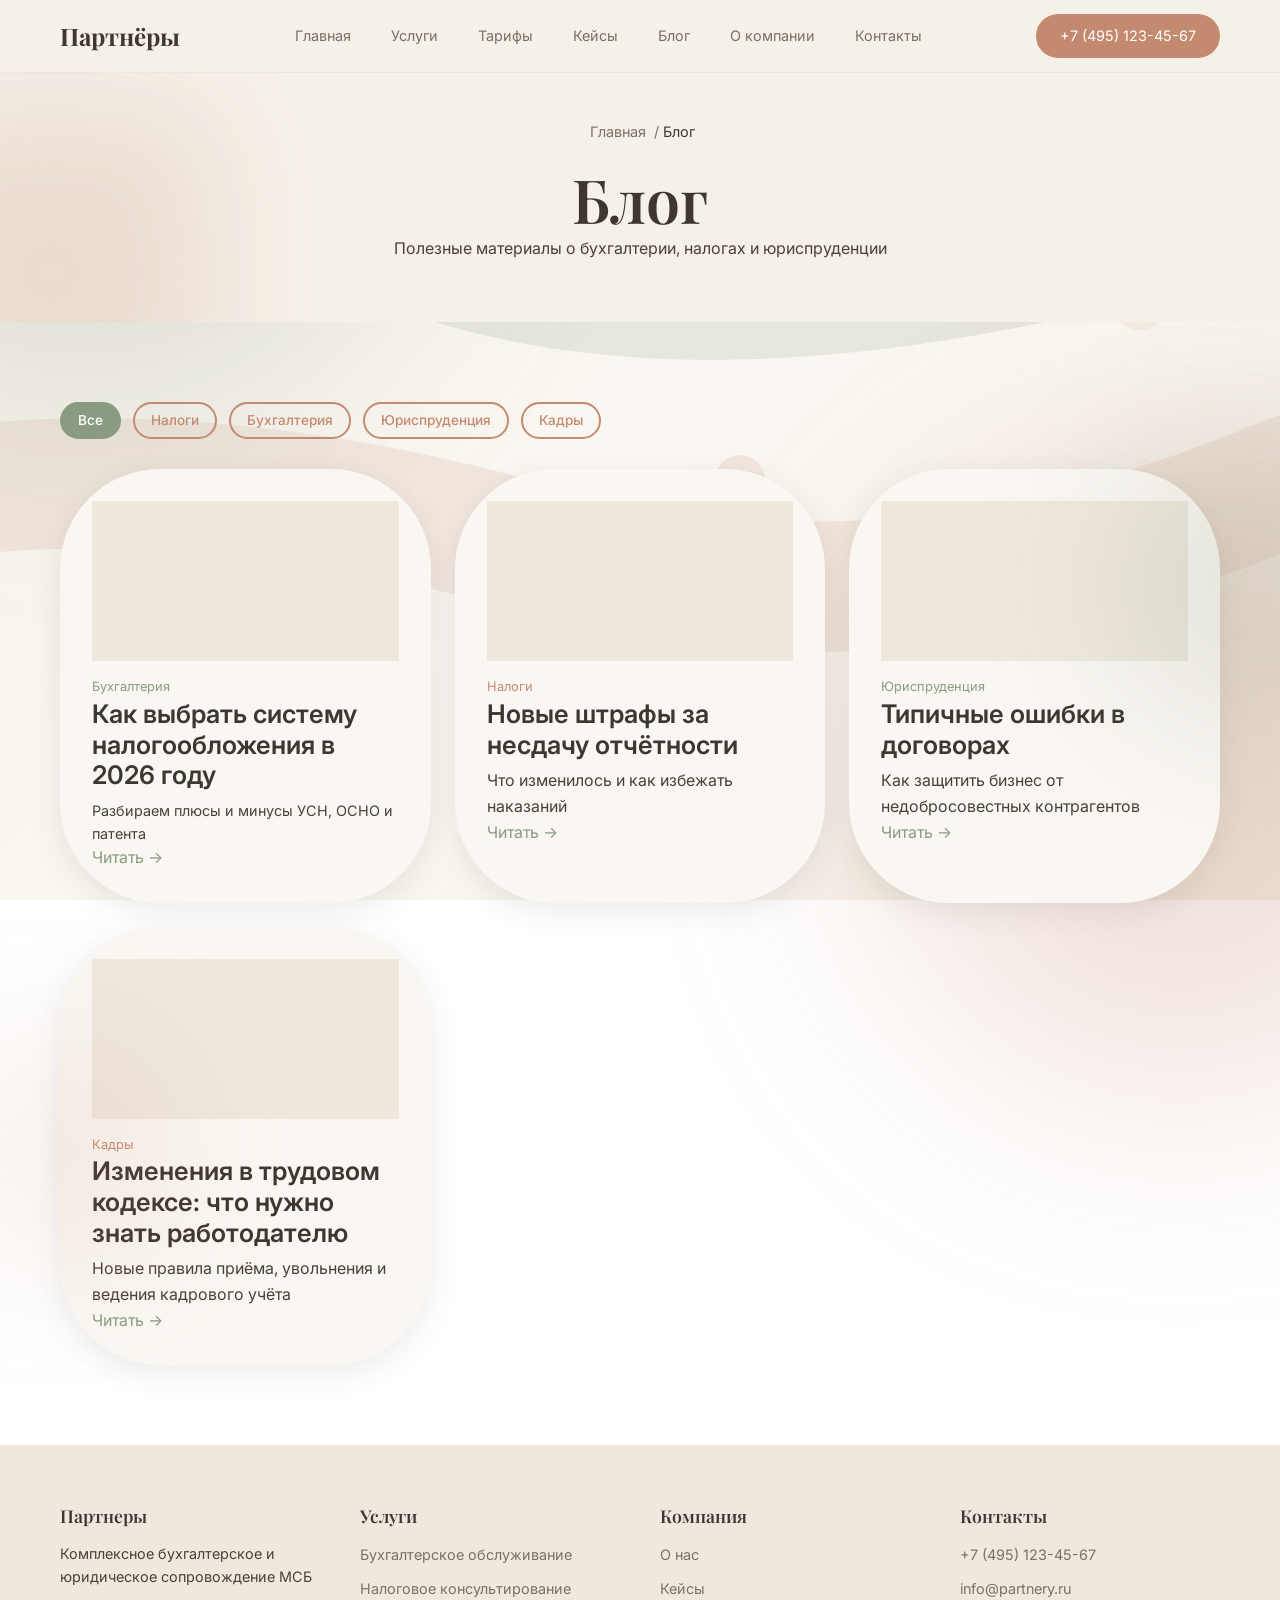
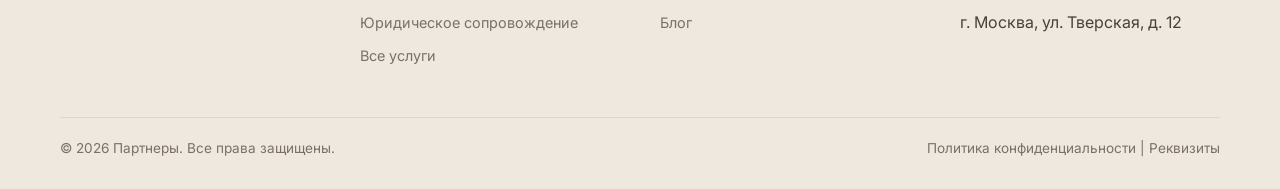
<file: blog.html>
<!DOCTYPE html>
<html lang="ru">
<head>
  <meta charset="UTF-8">
  <meta name="viewport" content="width=device-width, initial-scale=1.0">
  <title>Блог | Партнеры</title>
  <meta name="description" content="Полезные статьи о бухгалтерии, налогах и юриспруденции для МСБ.">
  <link href="style.css?v=2" rel="stylesheet">
  <link href="https://fonts.googleapis.com/css2?family=Inter:wght@400;500;600&family=Playfair+Display:wght@400;500;600;700&display=swap" rel="stylesheet">
</head>
<body>
      <header class="header">
    <div class="container">
      <a href="/" class="logo">Партнёры</a>
      <nav class="nav">
        <a href="index.html">Главная</a>
        <a href="uslugi.html">Услуги</a>
        <a href="tarify.html">Тарифы</a>
        <a href="keisy.html">Кейсы</a>
        <a href="blog.html">Блог</a>
        <a href="o-kompanii.html">О компании</a>
        <a href="kontakty.html">Контакты</a>
      </nav>
      <div class="header-actions">
        <a href="tel:+74951234567" class="btn-call">+7 (495) 123-45-67</a>
        <div class="hamburger" onclick="toggleMenu()"><span></span><span></span><span></span></div>
      </div>
    </div>
  </header>
  <main>
    <section class="page-hero">
      <div class="container">
        <div class="breadcrumbs"><a href="index.html">Главная</a> / <span>Блог</span></div>
        <h1>Блог</h1>
        <p>Полезные материалы о бухгалтерии, налогах и юриспруденции</p>
      </div>
    </section>

    <section class="section">
      <div class="container">
        <div style="display: flex; gap: 12px; flex-wrap: wrap; margin-bottom: 30px;" id="blog-filters">
          <span class="btn btn-secondary blog-filter" data-category="all" style="padding: 6px 16px; font-size: 0.85rem;">Все</span>
          <span class="btn btn-secondary blog-filter" data-category="taxes" style="padding: 6px 16px; font-size: 0.85rem;">Налоги</span>
          <span class="btn btn-secondary blog-filter" data-category="accounting" style="padding: 6px 16px; font-size: 0.85rem;">Бухгалтерия</span>
          <span class="btn btn-secondary blog-filter" data-category="law" style="padding: 6px 16px; font-size: 0.85rem;">Юриспруденция</span>
          <span class="btn btn-secondary blog-filter" data-category="hr" style="padding: 6px 16px; font-size: 0.85rem;">Кадры</span>
        </div>
        <div style="display: grid; grid-template-columns: repeat(auto-fit, minmax(280px, 1fr)); gap: 24px;" id="blog-articles">
          <div class="benefit-card blog-article" data-category="accounting">
            <div style="width: 100%; height: 160px; background: var(--bg-card); border-radius: var(--radius-sm); margin-bottom: 12px;"></div>
            <span style="font-size: 0.8rem; color: var(--accent-green);">Бухгалтерия</span>
            <h3>Как выбрать систему налогообложения в 2026 году</h3>
            <p style="font-size: 0.9rem;">Разбираем плюсы и минусы УСН, ОСНО и патента</p>
            <a href="#">Читать →</a>
          </div>
          <div class="benefit-card blog-article" data-category="taxes">
            <div style="width: 100%; height: 160px; background: var(--bg-card); border-radius: var(--radius-sm); margin-bottom: 12px;"></div>
            <span style="font-size: 0.8rem; color: var(--accent-terra);">Налоги</span>
            <h3>Новые штрафы за несдачу отчётности</h3>
            <p>Что изменилось и как избежать наказаний</p>
            <a href="#">Читать →</a>
          </div>
          <div class="benefit-card blog-article" data-category="law">
            <div style="width: 100%; height: 160px; background: var(--bg-card); border-radius: var(--radius-sm); margin-bottom: 12px;"></div>
            <span style="font-size: 0.8rem; color: var(--accent-green);">Юриспруденция</span>
            <h3>Типичные ошибки в договорах</h3>
            <p>Как защитить бизнес от недобросовестных контрагентов</p>
            <a href="#">Читать →</a>
          </div>
          <div class="benefit-card blog-article" data-category="hr">
            <div style="width: 100%; height: 160px; background: var(--bg-card); border-radius: var(--radius-sm); margin-bottom: 12px;"></div>
            <span style="font-size: 0.8rem; color: var(--accent-terra);">Кадры</span>
            <h3>Изменения в трудовом кодексе: что нужно знать работодателю</h3>
            <p>Новые правила приёма, увольнения и ведения кадрового учёта</p>
            <a href="#">Читать →</a>
          </div>
        </div>
      </div>
    </section>
  </main>
  <footer class="footer">
    <div class="container">
      <div class="footer-grid">
        <div class="footer-col">
          <h4>Партнеры</h4>
          <p style="font-size: 0.9rem;">Комплексное бухгалтерское и юридическое сопровождение МСБ</p>
        </div>
        <div class="footer-col">
          <h4>Услуги</h4>
          <ul>
            <li><a href="buhgalteria.html">Бухгалтерское обслуживание</a></li>
            <li><a href="nalogi.html">Налоговое консультирование</a></li>
            <li><a href="urisprudenciya.html">Юридическое сопровождение</a></li>
            <li><a href="uslugi.html">Все услуги</a></li>
          </ul>
        </div>
        <div class="footer-col">
          <h4>Компания</h4>
          <ul>
            <li><a href="o-kompanii.html">О нас</a></li>
            <li><a href="keisy.html">Кейсы</a></li>
            <li><a href="blog.html">Блог</a></li>
          </ul>
        </div>
        <div class="footer-col">
          <h4>Контакты</h4>
          <ul>
            <li><a href="tel:+74951234567">+7 (495) 123-45-67</a></li>
            <li><a href="mailto:info@partnery.ru">info@partnery.ru</a></li>
            <li>г. Москва, ул. Тверская, д. 12</li>
          </ul>
        </div>
      </div>
      <div class="footer-bottom">
        <span>© 2026 Партнеры. Все права защищены.</span>
        <div>
          <a href="#">Политика конфиденциальности</a> | <a href="#">Реквизиты</a>
        </div>
      </div>
    </div>
  </footer>
  <!-- МОДАЛЬНЫЕ ОКНА (удалены) -->
  <script src="script.js?v=2"></script>
</body>
</html>
</file>
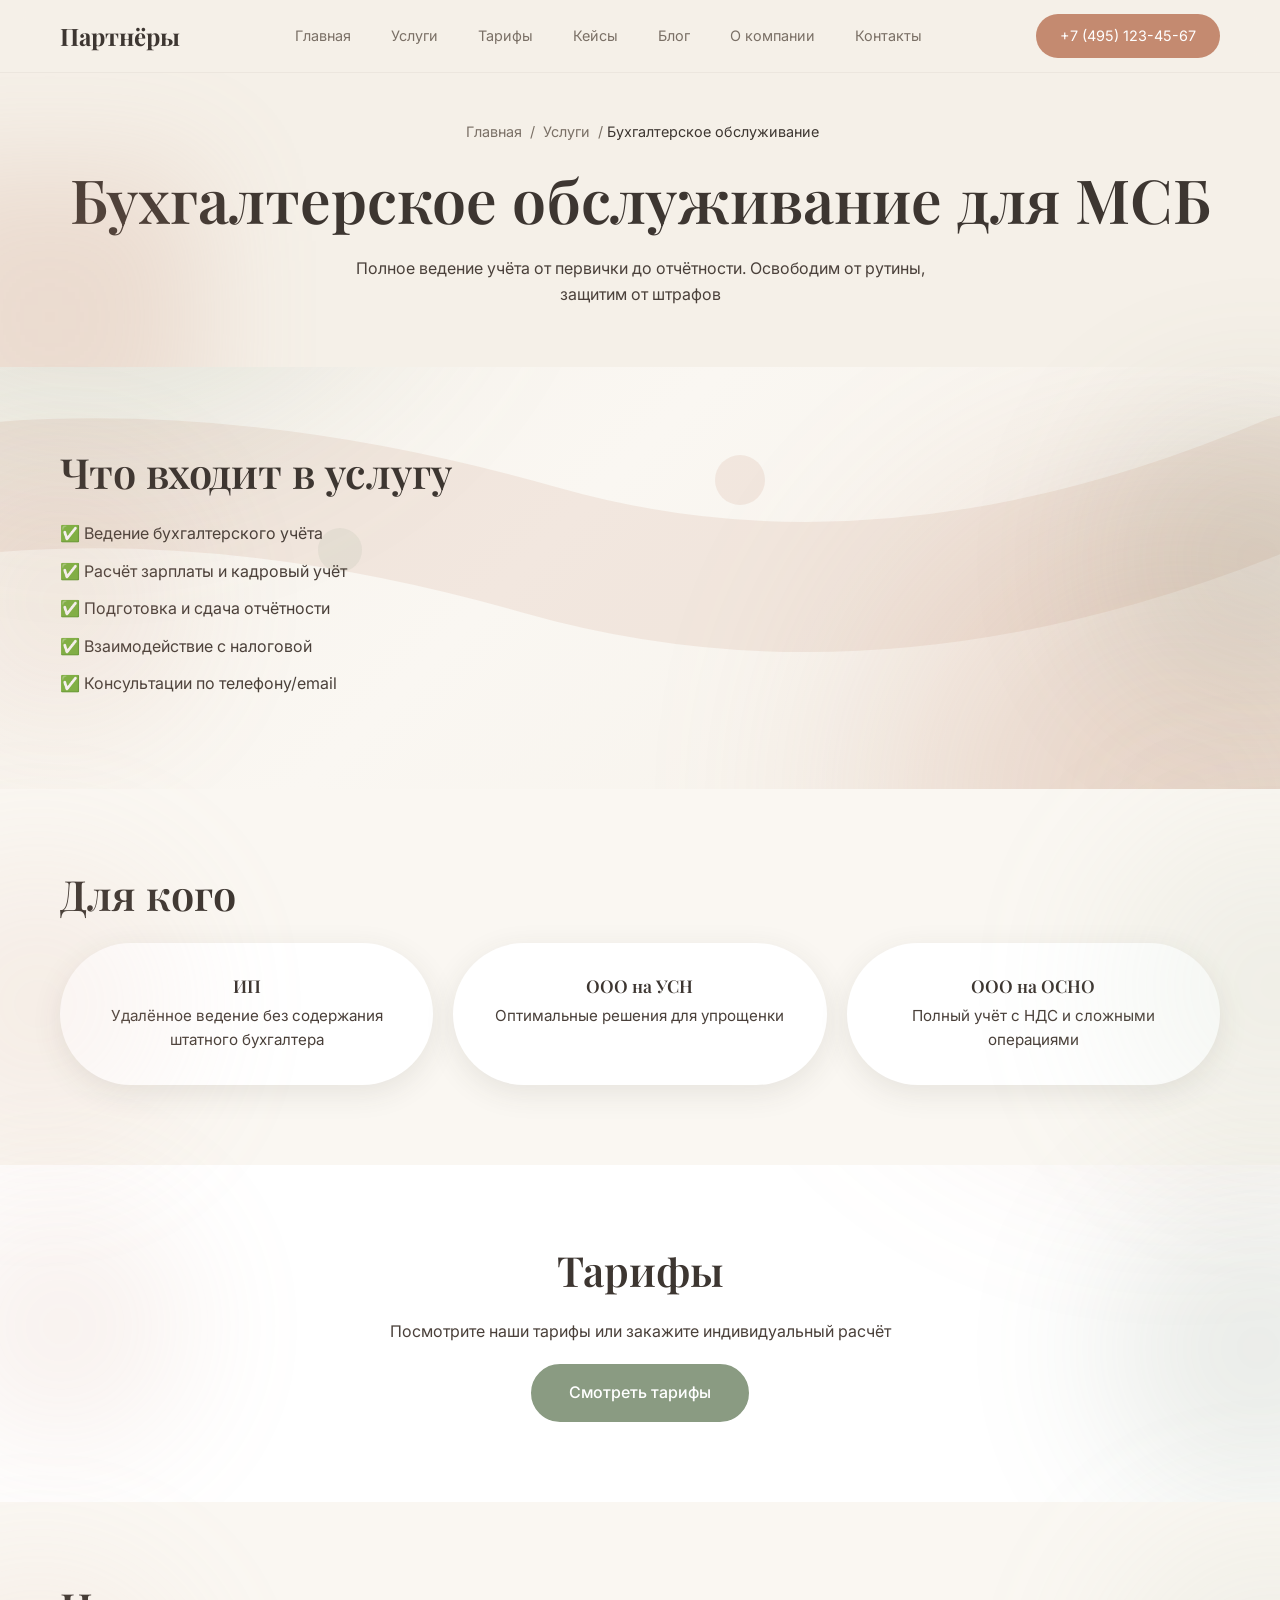
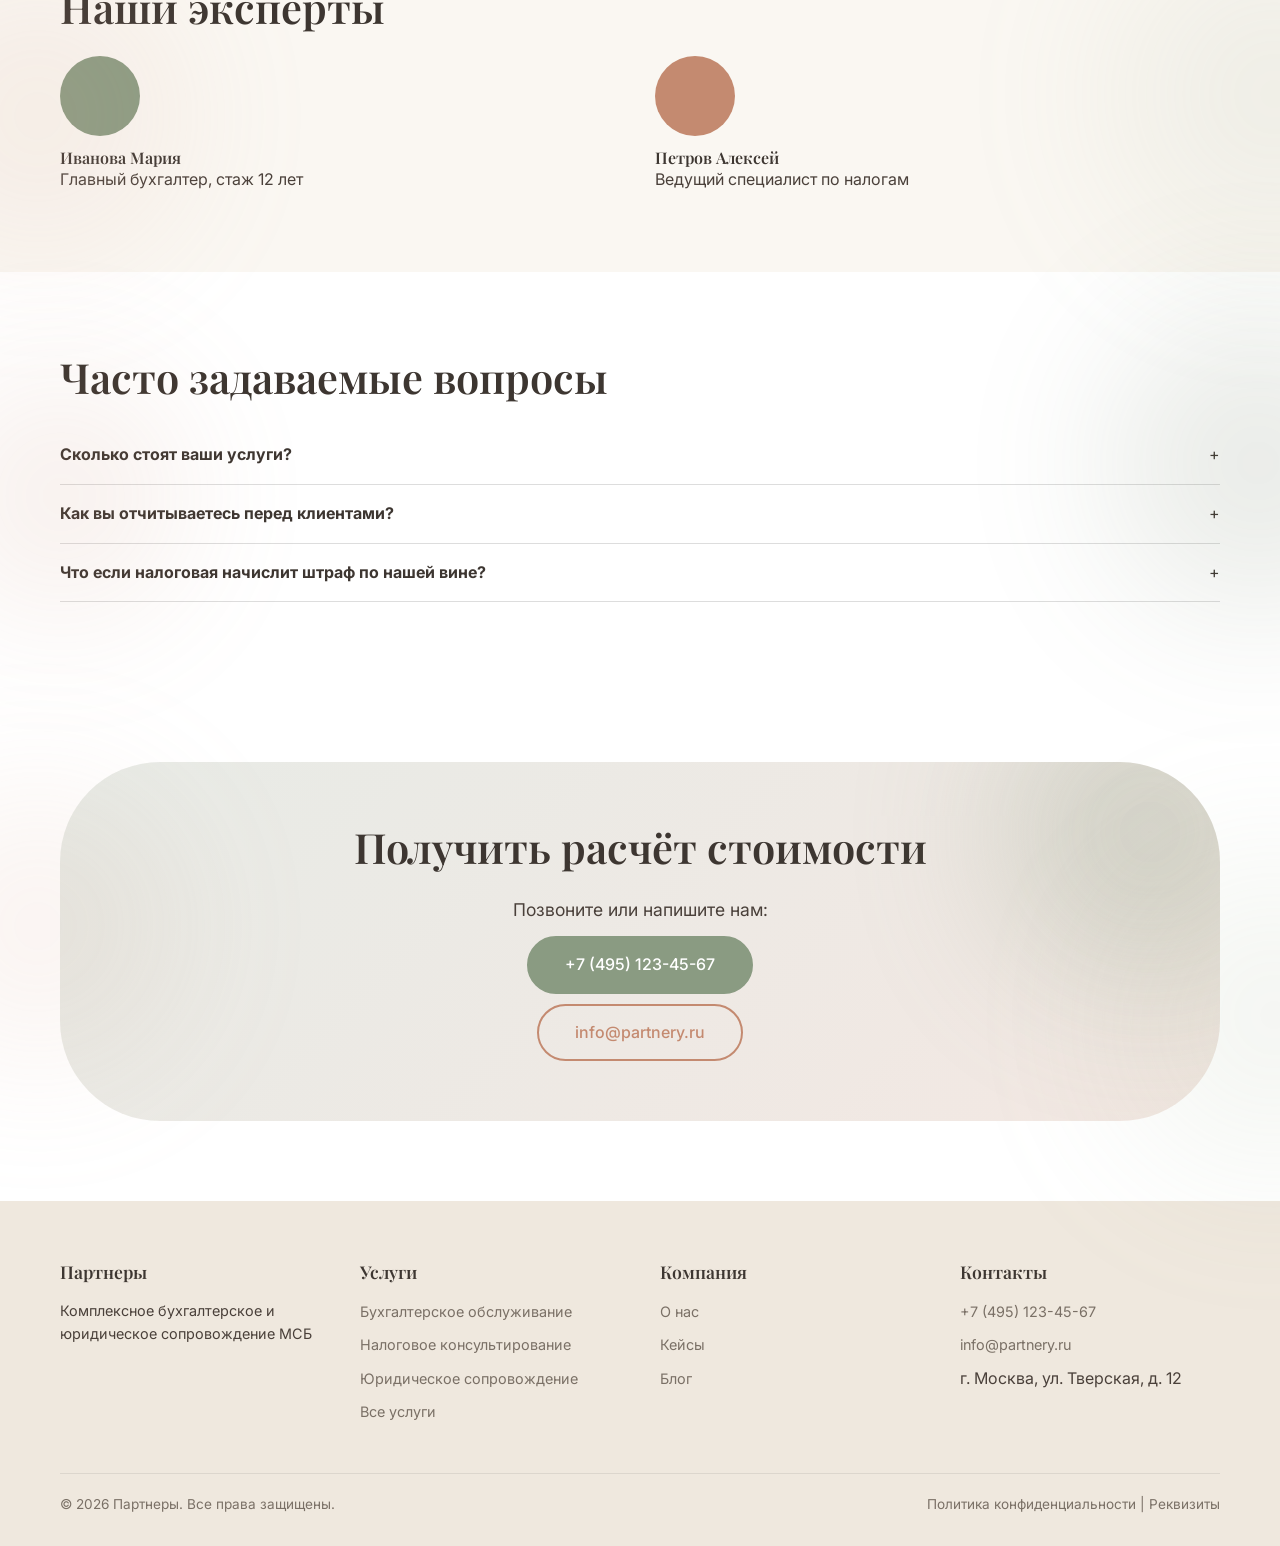
<file: buhgalteria.html>
<!DOCTYPE html>
<html lang="ru">
<head>
  <meta charset="UTF-8">
  <meta name="viewport" content="width=device-width, initial-scale=1.0">
  <title>Бухгалтерское обслуживание | Партнеры</title>
  <meta name="description" content="Полное ведение бухгалтерского учёта для малого и среднего бизнеса. Расчёт зарплаты, отчётность, взаимодействие с налоговой.">
  <link rel="preconnect" href="https://fonts.googleapis.com">
  <link rel="preconnect" href="https://fonts.gstatic.com" crossorigin>
  <link href="https://fonts.googleapis.com/css2?family=Inter:wght@400;500;600&family=Playfair+Display:wght@400;500;600;700&display=swap" rel="stylesheet">
  <link rel="stylesheet" href="style.css?v=2">
</head>
<body>
      <header class="header">
    <div class="container">
      <a href="/" class="logo">Партнёры</a>
      <nav class="nav">
        <a href="index.html">Главная</a>
        <a href="uslugi.html">Услуги</a>
        <a href="tarify.html">Тарифы</a>
        <a href="keisy.html">Кейсы</a>
        <a href="blog.html">Блог</a>
        <a href="o-kompanii.html">О компании</a>
        <a href="kontakty.html">Контакты</a>
      </nav>
      <div class="header-actions">
        <a href="tel:+74951234567" class="btn-call">+7 (495) 123-45-67</a>
        <div class="hamburger" onclick="toggleMenu()"><span></span><span></span><span></span></div>
      </div>
    </div>
  </header>
  <main>
    <section class="page-hero">
      <div class="container">
        <div class="breadcrumbs"><a href="index.html">Главная</a> / <a href="uslugi.html">Услуги</a> / <span>Бухгалтерское обслуживание</span></div>
        <h1>Бухгалтерское обслуживание для МСБ</h1>
        <p style="max-width: 600px; margin: 20px auto 0;">Полное ведение учёта от первички до отчётности. Освободим от рутины, защитим от штрафов</p>
      </div>
    </section>
    <!-- Далее блоки: Что входит, Для кого, Тарифы (ссылка), Эксперты, Кейсы, FAQ, CTA -->
    <section class="section">
      <div class="container">
        <h2>Что входит в услугу</h2>
        <ul style="list-style: none; margin-top: 20px;">
          <li style="margin-bottom: 12px;">✅ Ведение бухгалтерского учёта</li>
          <li style="margin-bottom: 12px;">✅ Расчёт зарплаты и кадровый учёт</li>
          <li style="margin-bottom: 12px;">✅ Подготовка и сдача отчётности</li>
          <li style="margin-bottom: 12px;">✅ Взаимодействие с налоговой</li>
          <li style="margin-bottom: 12px;">✅ Консультации по телефону/email</li>
        </ul>
      </div>
    </section>
    <section class="section" style="background: var(--bg-light);">
      <div class="container">
        <h2>Для кого</h2>
        <div class="segments-grid">
          <div class="segment-card"><h4>ИП</h4><p>Удалённое ведение без содержания штатного бухгалтера</p></div>
          <div class="segment-card"><h4>ООО на УСН</h4><p>Оптимальные решения для упрощенки</p></div>
          <div class="segment-card"><h4>ООО на ОСНО</h4><p>Полный учёт с НДС и сложными операциями</p></div>
        </div>
      </div>
    </section>
    <section class="section">
      <div class="container" style="text-align: center;">
        <h2>Тарифы</h2>
        <p>Посмотрите наши тарифы или закажите индивидуальный расчёт</p>
        <a href="tarify.html" class="btn btn-primary" style="margin-top: 20px;">Смотреть тарифы</a>
      </div>
    </section>
    <section class="section" style="background: var(--bg-light);">
      <div class="container">
        <h2>Наши эксперты</h2>
        <div style="display: flex; gap: 30px; flex-wrap: wrap; margin-top: 20px;">
          <div style="flex:1; min-width: 200px;"><div style="width: 80px;height:80px;border-radius:50%;background:var(--accent-green);margin-bottom:12px;"></div><h4>Иванова Мария</h4><p>Главный бухгалтер, стаж 12 лет</p></div>
          <div style="flex:1; min-width: 200px;"><div style="width: 80px;height:80px;border-radius:50%;background:var(--accent-terra);margin-bottom:12px;"></div><h4>Петров Алексей</h4><p>Ведущий специалист по налогам</p></div>
        </div>
      </div>
    </section>
    <section class="section">
      <div class="container">
        <h2>Часто задаваемые вопросы</h2>
        <div class="faq-item" style="border-bottom:1px solid #ddd;padding:16px 0;cursor:pointer;">
          <div class="faq-question" style="display:flex;justify-content:space-between;align-items:center;"><strong>Сколько стоят ваши услуги?</strong><span>+</span></div>
          <div class="faq-answer" style="display:none;padding-top:10px;">Стоимость зависит от объёма работы. Мы подбираем тариф индивидуально после аудита.</div>
        </div>
        <div class="faq-item" style="border-bottom:1px solid #ddd;padding:16px 0;cursor:pointer;">
          <div class="faq-question" style="display:flex;justify-content:space-between;align-items:center;"><strong>Как вы отчитываетесь перед клиентами?</strong><span>+</span></div>
          <div class="faq-answer" style="display:none;padding-top:10px;">Ежемесячные отчёты и доступ к облачной 1С в любое время.</div>
        </div>
        <div class="faq-item" style="border-bottom:1px solid #ddd;padding:16px 0;cursor:pointer;">
          <div class="faq-question" style="display:flex;justify-content:space-between;align-items:center;"><strong>Что если налоговая начислит штраф по нашей вине?</strong><span>+</span></div>
          <div class="faq-answer" style="display:none;padding-top:10px;">Мы несём финансовую ответственность — оплатим штраф сами.</div>
        </div>
      </div>
    </section>
    <section class="section">
      <div class="container">
        <div class="cta-block fade-in">
          <h2>Получить расчёт стоимости</h2>
          <div class="cta-contacts" style="margin-top: 20px;">
            <p style="font-size: 1.1rem; margin-bottom: 12px;">Позвоните или напишите нам:</p>
            <a href="tel:+74951234567" class="btn btn-primary" style="display: inline-block; margin-bottom: 10px;">+7 (495) 123-45-67</a>
            <br>
            <a href="mailto:info@partnery.ru" class="btn btn-secondary" style="display: inline-block;">info@partnery.ru</a>
          </div>
        </div>
      </div>
    </section>
  </main>

  <!-- ПОДВАЛ -->
  <footer class="footer">
    <div class="container">
      <div class="footer-grid">
        <div class="footer-col">
          <h4>Партнеры</h4>
          <p style="font-size: 0.9rem;">Комплексное бухгалтерское и юридическое сопровождение МСБ</p>
        </div>
        <div class="footer-col">
          <h4>Услуги</h4>
          <ul>
            <li><a href="buhgalteria.html">Бухгалтерское обслуживание</a></li>
            <li><a href="nalogi.html">Налоговое консультирование</a></li>
            <li><a href="urisprudenciya.html">Юридическое сопровождение</a></li>
            <li><a href="uslugi.html">Все услуги</a></li>
          </ul>
        </div>
        <div class="footer-col">
          <h4>Компания</h4>
          <ul>
            <li><a href="o-kompanii.html">О нас</a></li>
            <li><a href="keisy.html">Кейсы</a></li>
            <li><a href="blog.html">Блог</a></li>
          </ul>
        </div>
        <div class="footer-col">
          <h4>Контакты</h4>
          <ul>
            <li><a href="tel:+74951234567">+7 (495) 123-45-67</a></li>
            <li><a href="mailto:info@partnery.ru">info@partnery.ru</a></li>
            <li>г. Москва, ул. Тверская, д. 12</li>
          </ul>
        </div>
      </div>
      <div class="footer-bottom">
        <span>© 2026 Партнеры. Все права защищены.</span>
        <div>
          <a href="#">Политика конфиденциальности</a> | <a href="#">Реквизиты</a>
        </div>
      </div>
    </div>
  </footer>

  <!-- МОДАЛЬНЫЕ ОКНА (удалены) -->

  <script src="script.js?v=2"></script>
</body>
</html>
</file>
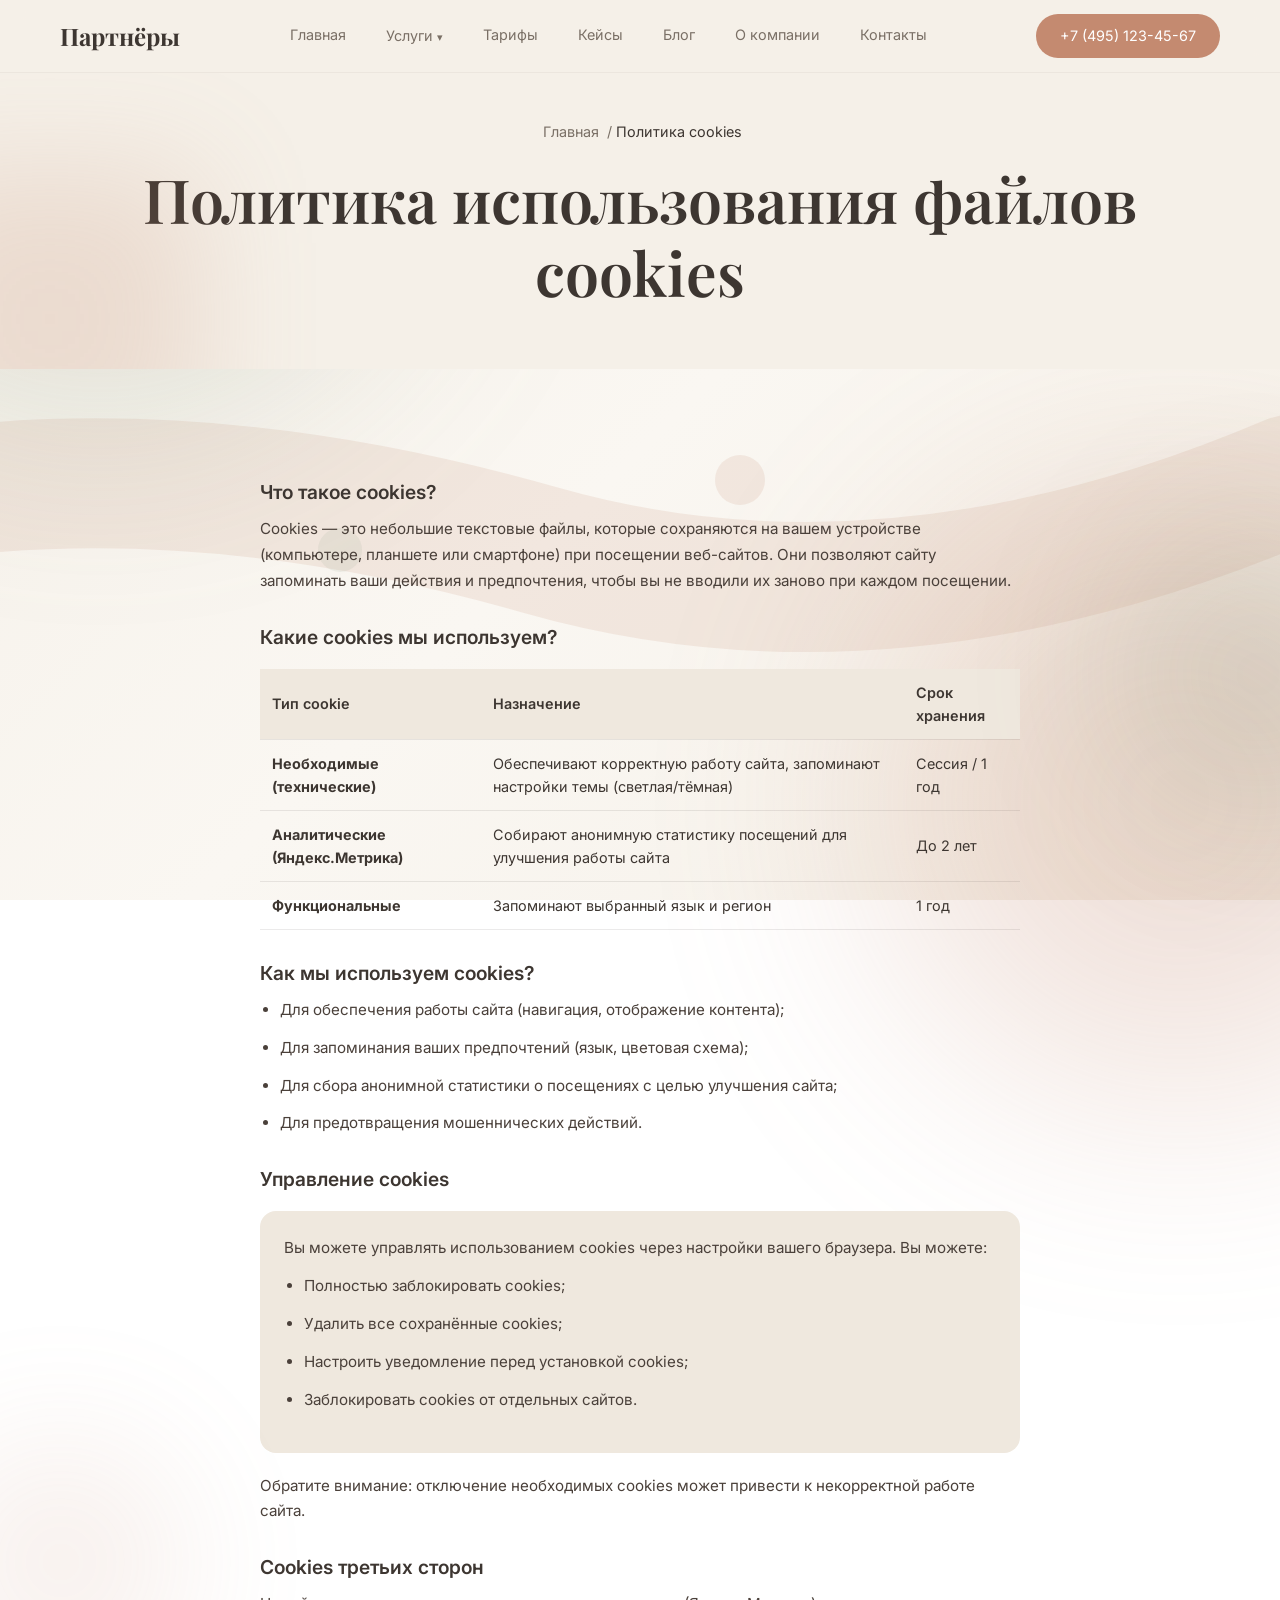
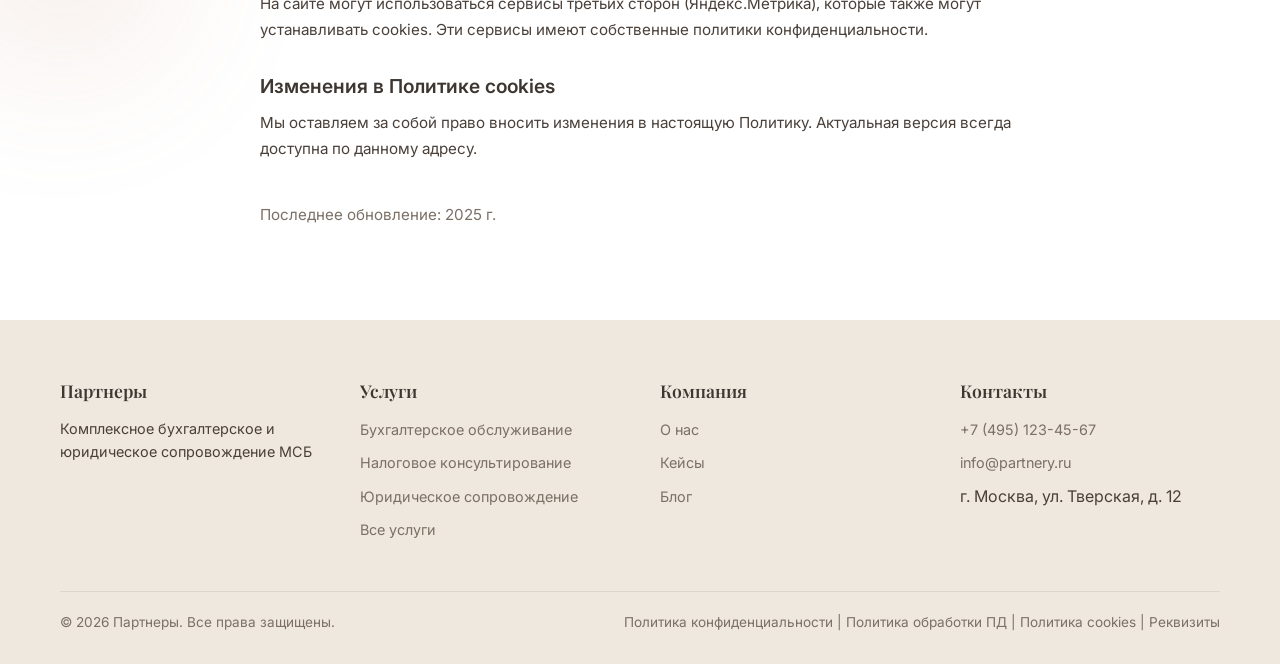
<file: cookies-policy.html>
<!DOCTYPE html>
<html lang="ru">
<head>
  <meta charset="UTF-8">
  <meta name="viewport" content="width=device-width, initial-scale=1.0">
  <title>Политика использования cookies | Партнеры</title>
  <meta name="description" content="Политика использования файлов cookies на сайте компании Партнеры.">
  <link rel="preconnect" href="https://fonts.googleapis.com">
  <link rel="preconnect" href="https://fonts.gstatic.com" crossorigin>
  <link href="https://fonts.googleapis.com/css2?family=Inter:wght@400;500;600&family=Playfair+Display:wght@400;500;600;700&display=swap" rel="stylesheet">
  <link rel="stylesheet" href="style.css?v=3">
  <style>
    .policy-content {
      max-width: 800px;
      margin: 0 auto;
    }
    .policy-content h3 {
      font-family: 'Inter', sans-serif;
      font-weight: 600;
      margin-top: 32px;
      margin-bottom: 12px;
      font-size: 1.2rem;
    }
    .policy-content p, .policy-content li {
      font-size: 0.95rem;
      line-height: 1.7;
      margin-bottom: 12px;
    }
    .policy-content ul {
      padding-left: 20px;
      margin-bottom: 16px;
    }
    .policy-content .highlight-box {
      background: var(--bg-card);
      border-radius: 16px;
      padding: 24px;
      margin: 20px 0;
    }
    table.cookie-table {
      width: 100%;
      border-collapse: collapse;
      margin: 20px 0;
      font-size: 0.9rem;
    }
    table.cookie-table th, table.cookie-table td {
      padding: 12px;
      text-align: left;
      border-bottom: 1px solid rgba(61,54,49,0.1);
    }
    table.cookie-table th {
      background: var(--bg-card);
      font-weight: 600;
    }
  </style>
</head>
<body>
  <!-- ШАПКА -->
  <header class="header">
    <div class="container">
      <a href="/" class="logo">Партнёры</a>
      <nav class="nav">
        <a href="index.html">Главная</a>
        <div class="nav-dropdown">
          <a href="uslugi.html" class="nav-dropdown-toggle">Услуги</a>
          <div class="nav-dropdown-menu">
            <a href="buhgalteria.html">Бухгалтерское обслуживание</a>
            <a href="nalogi.html">Налоговое консультирование</a>
            <a href="urisprudenciya.html">Юридическое сопровождение</a>
            <a href="uslugi.html">Все услуги</a>
          </div>
        </div>
        <a href="tarify.html">Тарифы</a>
        <a href="keisy.html">Кейсы</a>
        <a href="blog.html">Блог</a>
        <a href="o-kompanii.html">О компании</a>
        <a href="kontakty.html">Контакты</a>
      </nav>
      <div class="header-actions">
        <a href="tel:+74951234567" class="btn-call">+7 (495) 123-45-67</a>
        <div class="hamburger" onclick="toggleMenu()"><span></span><span></span><span></span></div>
      </div>
    </div>
  </header>

  <main>
    <section class="page-hero">
      <div class="container">
        <div class="breadcrumbs">
          <a href="index.html">Главная</a> / <span>Политика cookies</span>
        </div>
        <h1>Политика использования файлов cookies</h1>
      </div>
    </section>

    <section class="section">
      <div class="container policy-content">
        <h3>Что такое cookies?</h3>
        <p>Cookies — это небольшие текстовые файлы, которые сохраняются на вашем устройстве (компьютере, планшете или смартфоне) при посещении веб-сайтов. Они позволяют сайту запоминать ваши действия и предпочтения, чтобы вы не вводили их заново при каждом посещении.</p>

        <h3>Какие cookies мы используем?</h3>
        <table class="cookie-table">
          <thead>
            <tr>
              <th>Тип cookie</th>
              <th>Назначение</th>
              <th>Срок хранения</th>
            </tr>
          </thead>
          <tbody>
            <tr>
              <td><strong>Необходимые (технические)</strong></td>
              <td>Обеспечивают корректную работу сайта, запоминают настройки темы (светлая/тёмная)</td>
              <td>Сессия / 1 год</td>
            </tr>
            <tr>
              <td><strong>Аналитические (Яндекс.Метрика)</strong></td>
              <td>Собирают анонимную статистику посещений для улучшения работы сайта</td>
              <td>До 2 лет</td>
            </tr>
            <tr>
              <td><strong>Функциональные</strong></td>
              <td>Запоминают выбранный язык и регион</td>
              <td>1 год</td>
            </tr>
          </tbody>
        </table>

        <h3>Как мы используем cookies?</h3>
        <ul>
          <li>Для обеспечения работы сайта (навигация, отображение контента);</li>
          <li>Для запоминания ваших предпочтений (язык, цветовая схема);</li>
          <li>Для сбора анонимной статистики о посещениях с целью улучшения сайта;</li>
          <li>Для предотвращения мошеннических действий.</li>
        </ul>

        <h3>Управление cookies</h3>
        <div class="highlight-box">
          <p>Вы можете управлять использованием cookies через настройки вашего браузера. Вы можете:</p>
          <ul>
            <li>Полностью заблокировать cookies;</li>
            <li>Удалить все сохранённые cookies;</li>
            <li>Настроить уведомление перед установкой cookies;</li>
            <li>Заблокировать cookies от отдельных сайтов.</li>
          </ul>
        </div>
        <p style="margin-top: 12px;">Обратите внимание: отключение необходимых cookies может привести к некорректной работе сайта.</p>

        <h3>Cookies третьих сторон</h3>
        <p>На сайте могут использоваться сервисы третьих сторон (Яндекс.Метрика), которые также могут устанавливать cookies. Эти сервисы имеют собственные политики конфиденциальности.</p>

        <h3>Изменения в Политике cookies</h3>
        <p>Мы оставляем за собой право вносить изменения в настоящую Политику. Актуальная версия всегда доступна по данному адресу.</p>

        <p style="margin-top: 40px; color: var(--text-light);">Последнее обновление: 2025 г.</p>
      </div>
    </section>
  </main>

  <!-- ПОДВАЛ -->
  <footer class="footer">
    <div class="container">
      <div class="footer-grid">
        <div class="footer-col">
          <h4>Партнеры</h4>
          <p style="font-size: 0.9rem;">Комплексное бухгалтерское и юридическое сопровождение МСБ</p>
        </div>
        <div class="footer-col">
          <h4>Услуги</h4>
          <ul>
            <li><a href="buhgalteria.html">Бухгалтерское обслуживание</a></li>
            <li><a href="nalogi.html">Налоговое консультирование</a></li>
            <li><a href="urisprudenciya.html">Юридическое сопровождение</a></li>
            <li><a href="uslugi.html">Все услуги</a></li>
          </ul>
        </div>
        <div class="footer-col">
          <h4>Компания</h4>
          <ul>
            <li><a href="o-kompanii.html">О нас</a></li>
            <li><a href="keisy.html">Кейсы</a></li>
            <li><a href="blog.html">Блог</a></li>
          </ul>
        </div>
        <div class="footer-col">
          <h4>Контакты</h4>
          <ul>
            <li><a href="tel:+74951234567">+7 (495) 123-45-67</a></li>
            <li><a href="mailto:info@partnery.ru">info@partnery.ru</a></li>
            <li>г. Москва, ул. Тверская, д. 12</li>
          </ul>
        </div>
      </div>
      <div class="footer-bottom">
        <span>© 2026 Партнеры. Все права защищены.</span>
        <div>
          <a href="privacy-policy.html">Политика конфиденциальности</a> |
          <a href="privacy-policy.html#personal-data">Политика обработки ПД</a> |
          <a href="cookies-policy.html">Политика cookies</a> |
          <a href="privacy-policy.html#requisites">Реквизиты</a>
        </div>
      </div>
    </div>
  </footer>

  <script src="script.js?v=3"></script>
</body>
</html>
</file>
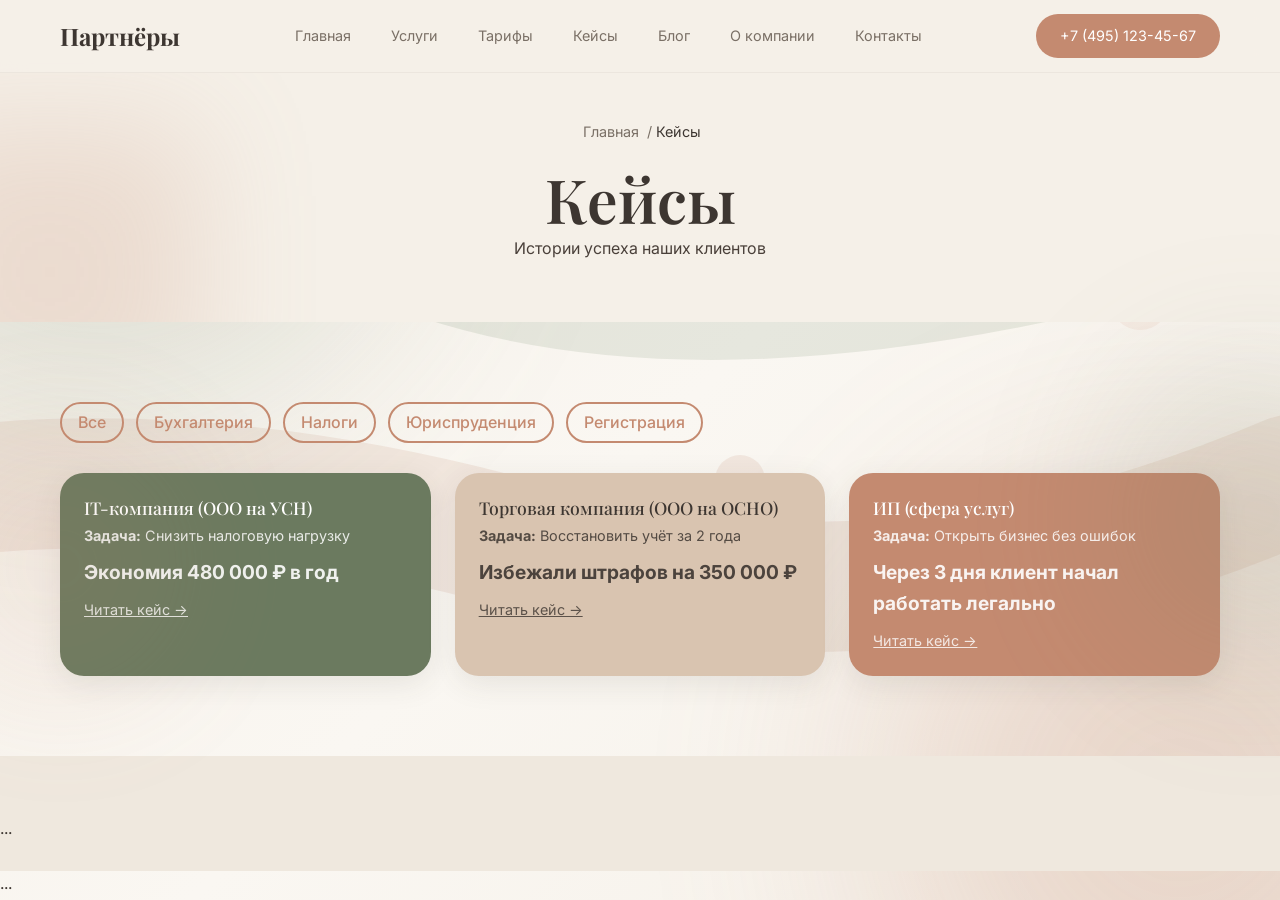
<file: keisy.html>
<!DOCTYPE html>
<html lang="ru">
<head>
  <meta charset="UTF-8">
  <meta name="viewport" content="width=device-width, initial-scale=1.0">
  <title>Кейсы | Партнеры</title>
  <meta name="description" content="Реальные результаты наших клиентов. Истории успеха в бухгалтерии, налогах и юриспруденции.">
  <link href="style.css?v=2" rel="stylesheet">
  <link href="https://fonts.googleapis.com/css2?family=Inter:wght@400;500;600&family=Playfair+Display:wght@400;500;600;700&display=swap" rel="stylesheet">
</head>
<body>
      <header class="header">
    <div class="container">
      <a href="/" class="logo">Партнёры</a>
      <nav class="nav">
        <a href="index.html">Главная</a>
        <a href="uslugi.html">Услуги</a>
        <a href="tarify.html">Тарифы</a>
        <a href="keisy.html">Кейсы</a>
        <a href="blog.html">Блог</a>
        <a href="o-kompanii.html">О компании</a>
        <a href="kontakty.html">Контакты</a>
      </nav>
      <div class="header-actions">
        <a href="tel:+74951234567" class="btn-call">+7 (495) 123-45-67</a>
        <div class="hamburger" onclick="toggleMenu()"><span></span><span></span><span></span></div>
      </div>
    </div>
  </header>


  <main>
    <section class="page-hero">
      <div class="container">
        <div class="breadcrumbs"><a href="index.html">Главная</a> / <span>Кейсы</span></div>
        <h1>Кейсы</h1>
        <p>Истории успеха наших клиентов</p>
      </div>
    </section>

    <section class="section">
      <div class="container">
        <div style="display: flex; gap: 12px; flex-wrap: wrap; margin-bottom: 30px;">
          <span class="btn btn-secondary" style="padding: 6px 16px;">Все</span>
          <span class="btn btn-secondary" style="padding: 6px 16px;">Бухгалтерия</span>
          <span class="btn btn-secondary" style="padding: 6px 16px;">Налоги</span>
          <span class="btn btn-secondary" style="padding: 6px 16px;">Юриспруденция</span>
          <span class="btn btn-secondary" style="padding: 6px 16px;">Регистрация</span>
        </div>
        <div style="display: grid; grid-template-columns: repeat(auto-fit, minmax(300px, 1fr)); gap: 24px;">
          <div class="case-card">
            <h3>IT-компания (ООО на УСН)</h3>
            <p><strong>Задача:</strong> Снизить налоговую нагрузку</p>
            <div class="result">Экономия 480 000 ₽ в год</div>
            <a href="#">Читать кейс →</a>
          </div>
          <div class="case-card">
            <h3>Торговая компания (ООО на ОСНО)</h3>
            <p><strong>Задача:</strong> Восстановить учёт за 2 года</p>
            <div class="result">Избежали штрафов на 350 000 ₽</div>
            <a href="#">Читать кейс →</a>
          </div>
          <div class="case-card">
            <h3>ИП (сфера услуг)</h3>
            <p><strong>Задача:</strong> Открыть бизнес без ошибок</p>
            <div class="result">Через 3 дня клиент начал работать легально</div>
            <a href="#">Читать кейс →</a>
          </div>
        </div>
      </div>
    </section>
  </main>
  <footer class="footer">...</footer>
  <div class="modal-overlay" id="modal-overlay">...</div>
  <script src="script.js?v=2"></script>
</body>
</html>
</file>
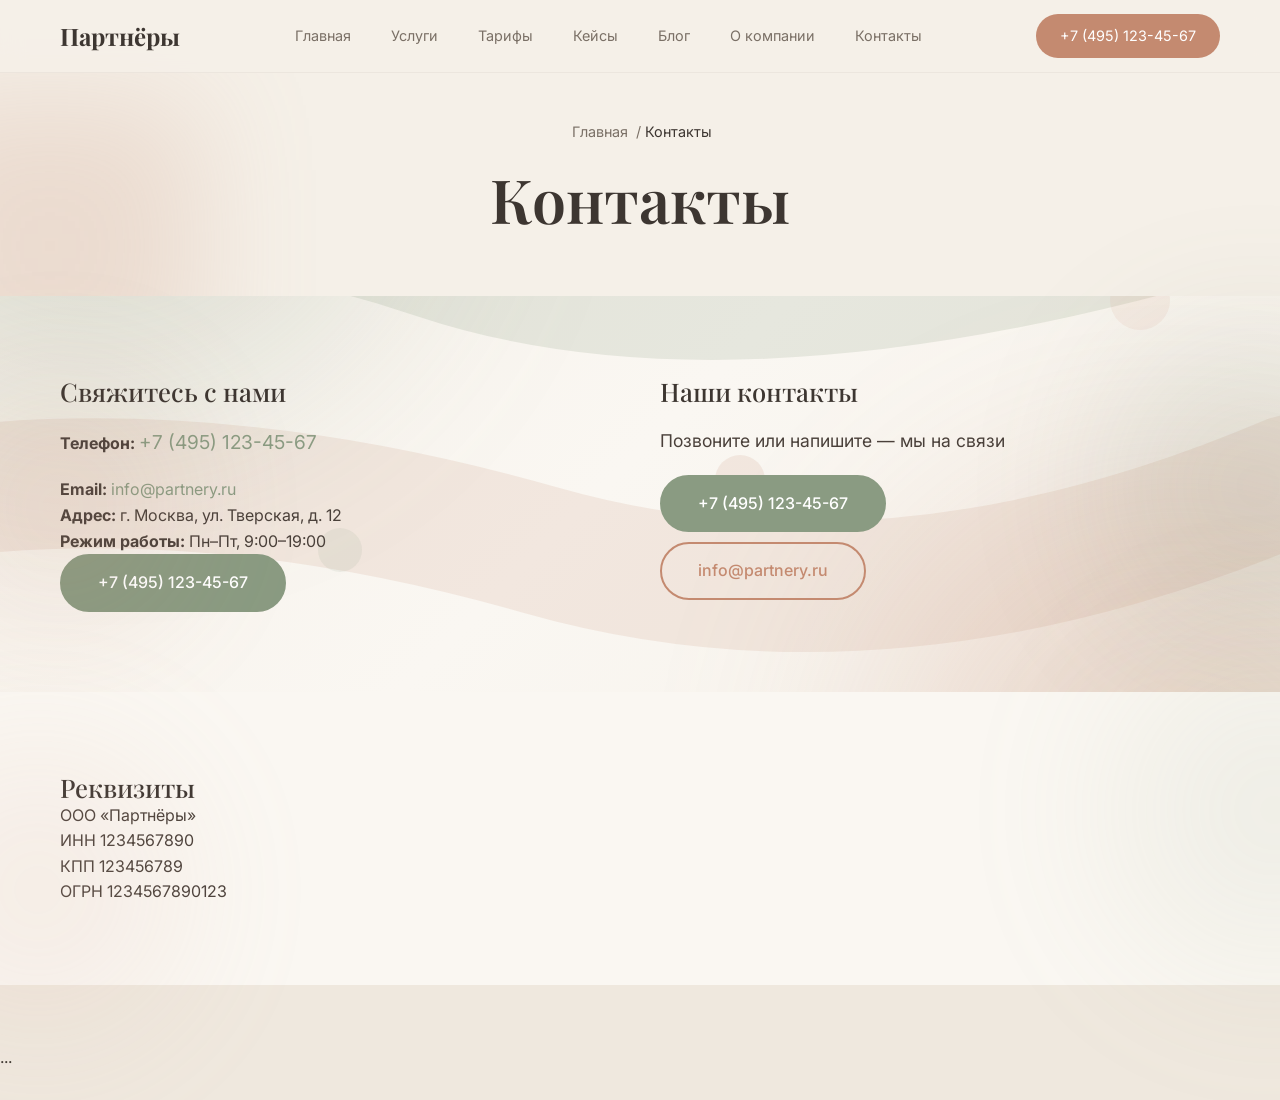
<file: kontakty.html>
<!DOCTYPE html>
<html lang="ru">
<head>
  <meta charset="UTF-8">
  <meta name="viewport" content="width=device-width, initial-scale=1.0">
  <title>Контакты | Партнеры</title>
  <meta name="description" content="Контакты бухгалтерско-юридической компании. Телефон, адрес, форма связи.">
  <link href="style.css?v=2" rel="stylesheet">
  <link href="https://fonts.googleapis.com/css2?family=Inter:wght@400;500;600&family=Playfair+Display:wght@400;500;600;700&display=swap" rel="stylesheet">
</head>
<body>
      <header class="header">
    <div class="container">
      <a href="/" class="logo">Партнёры</a>
      <nav class="nav">
        <a href="index.html">Главная</a>
        <a href="uslugi.html">Услуги</a>
        <a href="tarify.html">Тарифы</a>
        <a href="keisy.html">Кейсы</a>
        <a href="blog.html">Блог</a>
        <a href="o-kompanii.html">О компании</a>
        <a href="kontakty.html">Контакты</a>
      </nav>
      <div class="header-actions">
        <a href="tel:+74951234567" class="btn-call">+7 (495) 123-45-67</a>
        <div class="hamburger" onclick="toggleMenu()"><span></span><span></span><span></span></div>
      </div>
    </div>
  </header>


  <main>
    <section class="page-hero">
      <div class="container">
        <div class="breadcrumbs"><a href="index.html">Главная</a> / <span>Контакты</span></div>
        <h1>Контакты</h1>
      </div>
    </section>

    <section class="section">
      <div class="container">
        <div style="display: grid; grid-template-columns: 1fr 1fr; gap: 40px;">
          <div>
            <h3>Свяжитесь с нами</h3>
            <p style="margin: 20px 0;"><strong>Телефон:</strong> <a href="tel:+74951234567" style="font-size: 1.2rem;">+7 (495) 123-45-67</a></p>
            <p><strong>Email:</strong> <a href="mailto:info@partnery.ru">info@partnery.ru</a></p>
            <p><strong>Адрес:</strong> г. Москва, ул. Тверская, д. 12</p>
            <p><strong>Режим работы:</strong> Пн–Пт, 9:00–19:00</p>
            <a href="tel:+74951234567" class="btn btn-primary">+7 (495) 123-45-67</a>
          </div>
          <div>
            <h3>Наши контакты</h3>
            <p style="margin: 20px 0; font-size: 1.1rem;">Позвоните или напишите — мы на связи</p>
            <a href="tel:+74951234567" class="btn btn-primary" style="display: inline-block; margin-bottom: 10px;">+7 (495) 123-45-67</a>
            <br>
            <a href="mailto:info@partnery.ru" class="btn btn-secondary" style="display: inline-block;">info@partnery.ru</a>
          </div>
        </div>
      </div>
    </section>

    <section class="section" style="background: var(--bg-light);">
      <div class="container">
        <h3>Реквизиты</h3>
        <p>ООО «Партнёры»<br>
        ИНН 1234567890<br>
        КПП 123456789<br>
        ОГРН 1234567890123</p>
      </div>
    </section>
  </main>
  <footer class="footer">...</footer>
  <!-- МОДАЛЬНЫЕ ОКНА (удалены) -->
  <script src="script.js?v=2"></script>
</body>
</html>
</file>
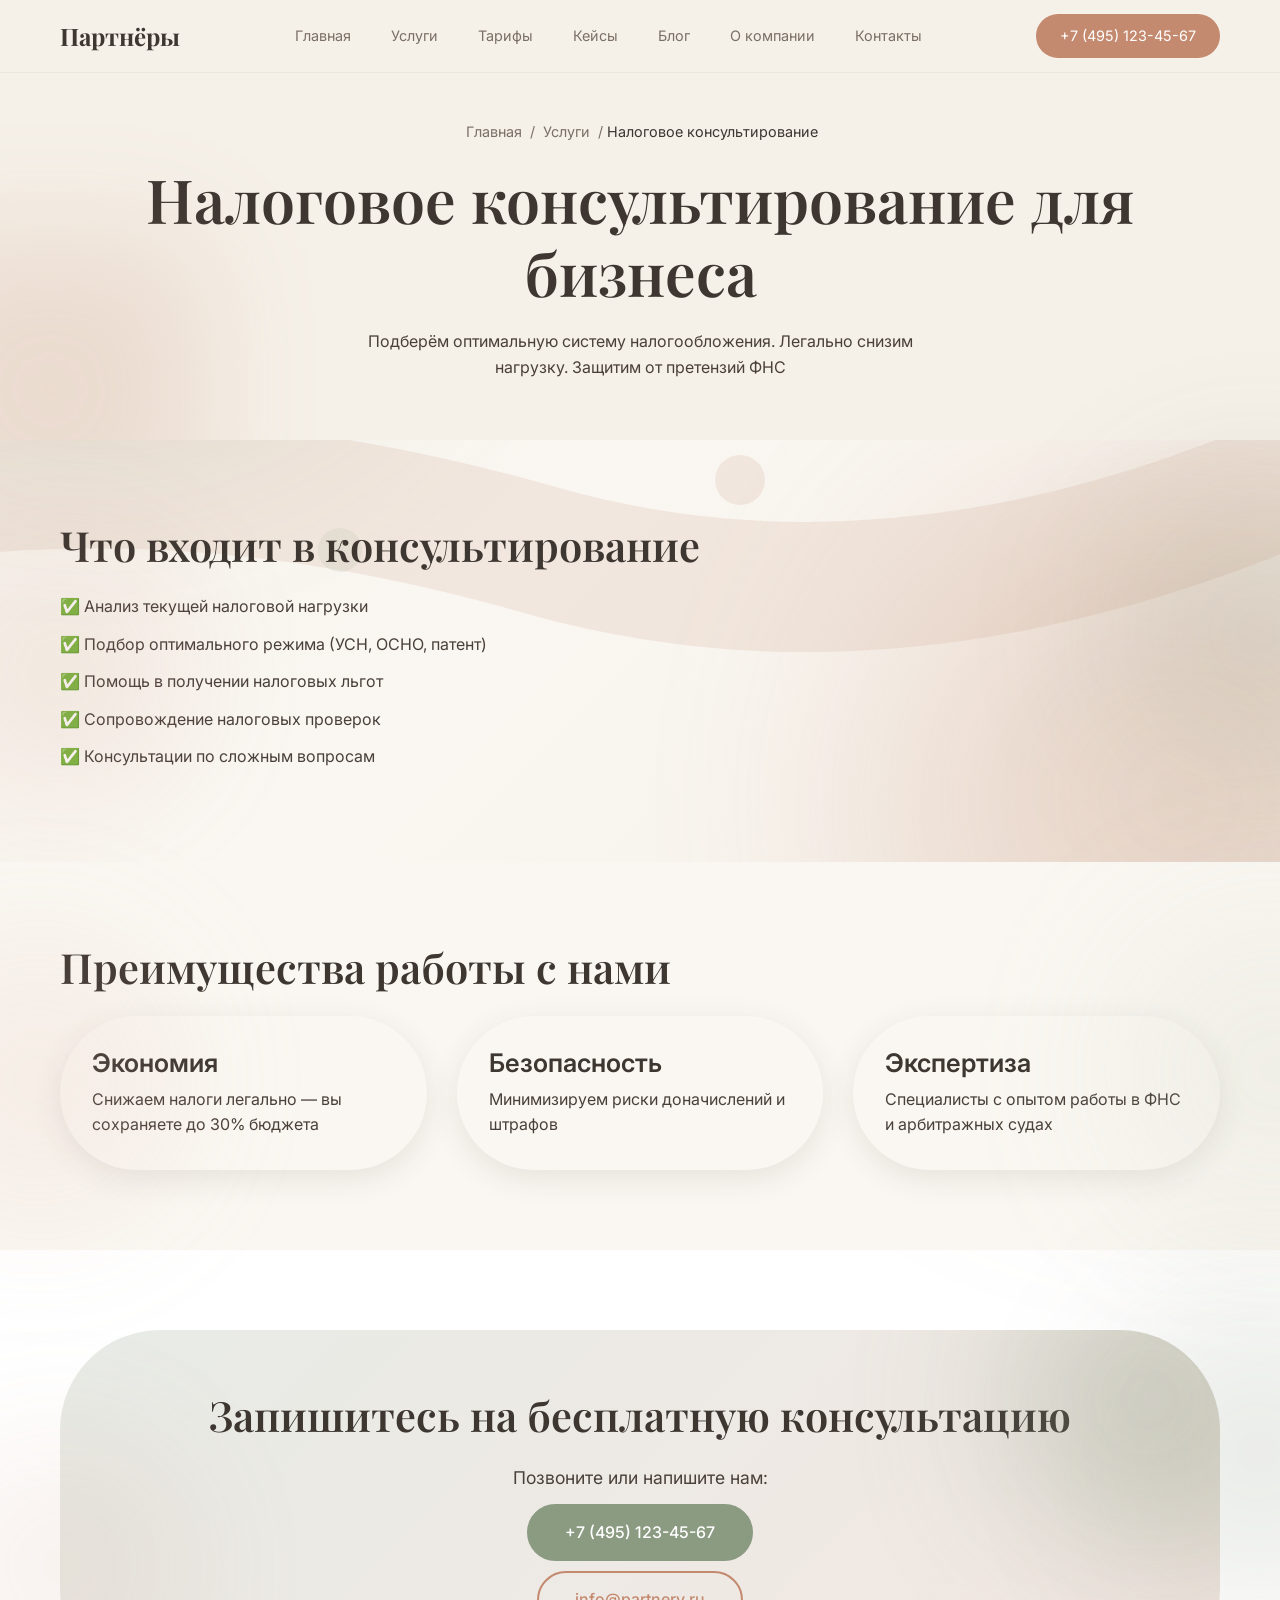
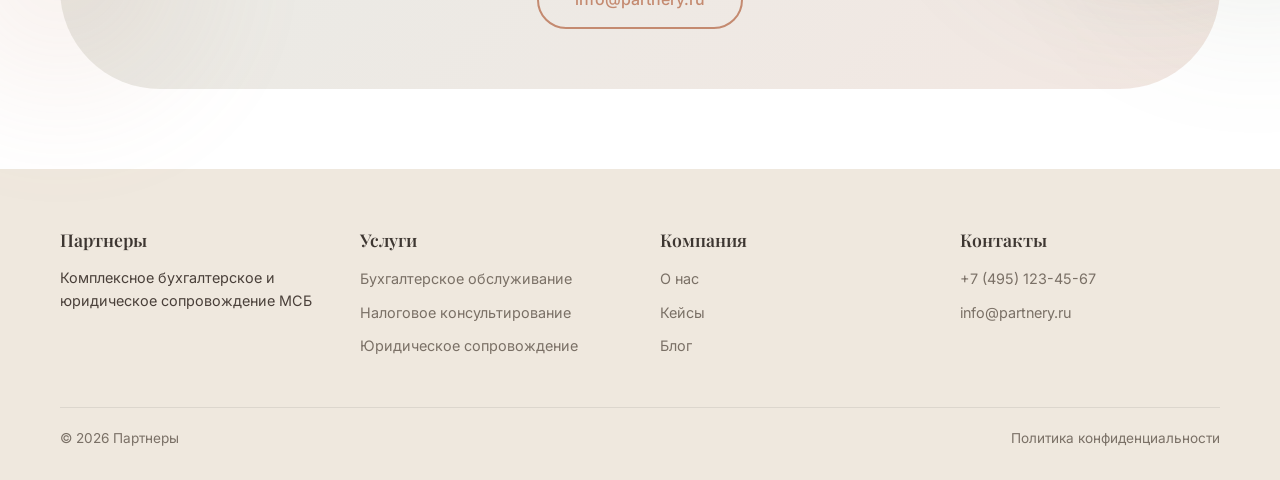
<file: nalogi.html>
<!DOCTYPE html>
<html lang="ru">
<head>
  <meta charset="UTF-8">
  <meta name="viewport" content="width=device-width, initial-scale=1.0">
  <title>Налоговое консультирование | Партнеры</title>
  <meta name="description" content="Оптимизация налогообложения, подбор системы, легальное снижение нагрузки. Консультации для МСБ.">
  <link rel="preconnect" href="https://fonts.googleapis.com">
  <link rel="preconnect" href="https://fonts.gstatic.com" crossorigin>
  <link href="https://fonts.googleapis.com/css2?family=Inter:wght@400;500;600&family=Playfair+Display:wght@400;500;600;700&display=swap" rel="stylesheet">
  <link rel="stylesheet" href="style.css?v=2">
</head>
<body>
      <header class="header">
    <div class="container">
      <a href="/" class="logo">Партнёры</a>
      <nav class="nav">
        <a href="index.html">Главная</a>
        <a href="uslugi.html">Услуги</a>
        <a href="tarify.html">Тарифы</a>
        <a href="keisy.html">Кейсы</a>
        <a href="blog.html">Блог</a>
        <a href="o-kompanii.html">О компании</a>
        <a href="kontakty.html">Контакты</a>
      </nav>
      <div class="header-actions">
        <a href="tel:+74951234567" class="btn-call">+7 (495) 123-45-67</a>
        <div class="hamburger" onclick="toggleMenu()"><span></span><span></span><span></span></div>
      </div>
    </div>
  </header>

  <main>
    <section class="page-hero">
      <div class="container">
        <div class="breadcrumbs"><a href="index.html">Главная</a> / <a href="uslugi.html">Услуги</a> / <span>Налоговое консультирование</span></div>
        <h1>Налоговое консультирование для бизнеса</h1>
        <p style="max-width: 600px; margin: 20px auto 0;">Подберём оптимальную систему налогообложения. Легально снизим нагрузку. Защитим от претензий ФНС</p>
      </div>
    </section>

    <section class="section">
      <div class="container">
        <h2>Что входит в консультирование</h2>
        <ul style="list-style: none; margin-top: 20px;">
          <li style="margin-bottom: 12px;">✅ Анализ текущей налоговой нагрузки</li>
          <li style="margin-bottom: 12px;">✅ Подбор оптимального режима (УСН, ОСНО, патент)</li>
          <li style="margin-bottom: 12px;">✅ Помощь в получении налоговых льгот</li>
          <li style="margin-bottom: 12px;">✅ Сопровождение налоговых проверок</li>
          <li style="margin-bottom: 12px;">✅ Консультации по сложным вопросам</li>
        </ul>
      </div>
    </section>

    <section class="section" style="background: var(--bg-light);">
      <div class="container">
        <h2>Преимущества работы с нами</h2>
        <div class="benefits-grid">
          <div class="benefit-card"><h3>Экономия</h3><p>Снижаем налоги легально — вы сохраняете до 30% бюджета</p></div>
          <div class="benefit-card"><h3>Безопасность</h3><p>Минимизируем риски доначислений и штрафов</p></div>
          <div class="benefit-card"><h3>Экспертиза</h3><p>Специалисты с опытом работы в ФНС и арбитражных судах</p></div>
        </div>
      </div>
    </section>

    <section class="section">
      <div class="container">
        <div class="cta-block fade-in">
          <h2>Запишитесь на бесплатную консультацию</h2>
          <div class="cta-contacts" style="margin-top: 20px;">
            <p style="font-size: 1.1rem; margin-bottom: 12px;">Позвоните или напишите нам:</p>
            <a href="tel:+74951234567" class="btn btn-primary" style="display: inline-block; margin-bottom: 10px;">+7 (495) 123-45-67</a>
            <br>
            <a href="mailto:info@partnery.ru" class="btn btn-secondary" style="display: inline-block;">info@partnery.ru</a>
          </div>
        </div>
      </div>
    </section>
  </main>

  <footer class="footer">
    <div class="container">
      <div class="footer-grid">
        <div class="footer-col">
          <h4>Партнеры</h4>
          <p style="font-size: 0.9rem;">Комплексное бухгалтерское и юридическое сопровождение МСБ</p>
        </div>
        <div class="footer-col">
          <h4>Услуги</h4>
          <ul>
            <li><a href="buhgalteria.html">Бухгалтерское обслуживание</a></li>
            <li><a href="nalogi.html">Налоговое консультирование</a></li>
            <li><a href="urisprudenciya.html">Юридическое сопровождение</a></li>
          </ul>
        </div>
        <div class="footer-col">
          <h4>Компания</h4>
          <ul>
            <li><a href="o-kompanii.html">О нас</a></li>
            <li><a href="keisy.html">Кейсы</a></li>
            <li><a href="blog.html">Блог</a></li>
          </ul>
        </div>
        <div class="footer-col">
          <h4>Контакты</h4>
          <ul>
            <li><a href="tel:+74951234567">+7 (495) 123-45-67</a></li>
            <li><a href="mailto:info@partnery.ru">info@partnery.ru</a></li>
          </ul>
        </div>
      </div>
      <div class="footer-bottom">
        <span>© 2026 Партнеры</span>
        <div><a href="#">Политика конфиденциальности</a></div>
      </div>
    </div>
  </footer>

  <!-- МОДАЛЬНЫЕ ОКНА (удалены) -->

  <script src="script.js?v=2"></script>
</body>
</html>
</file>
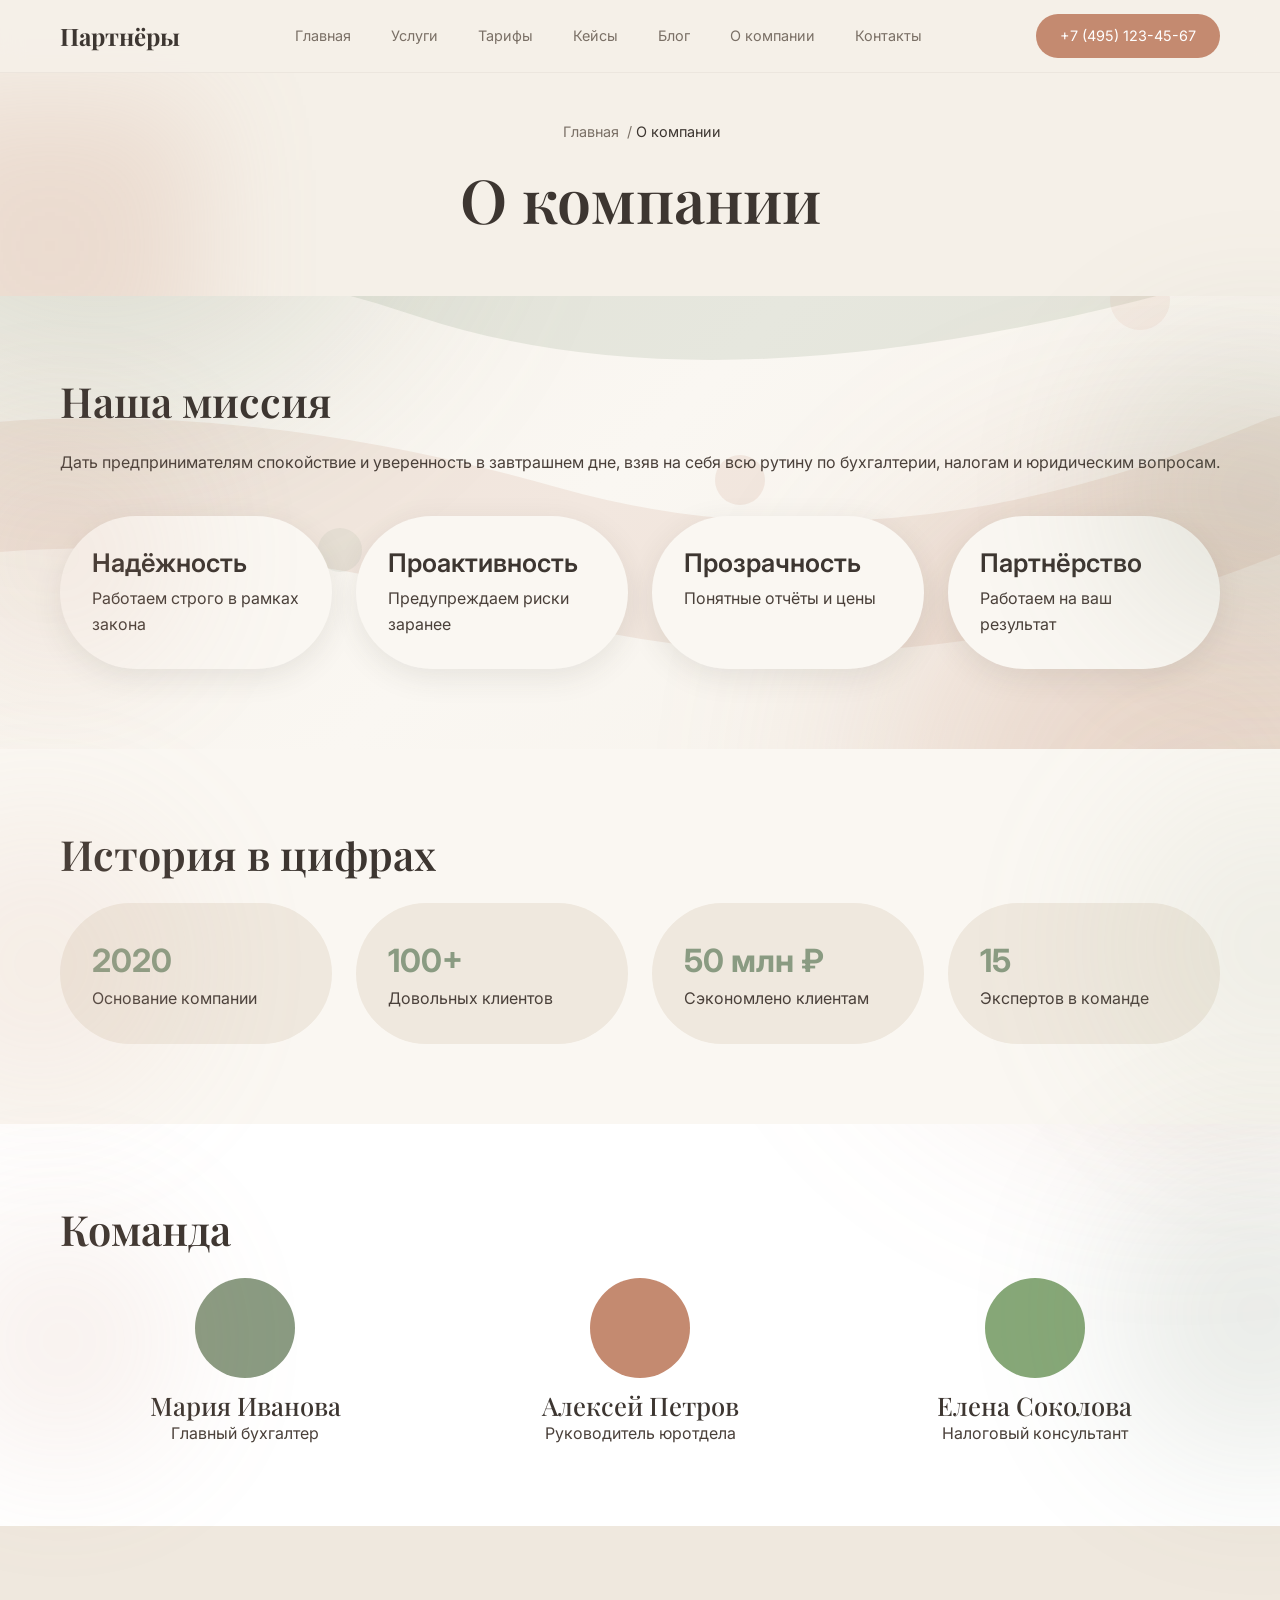
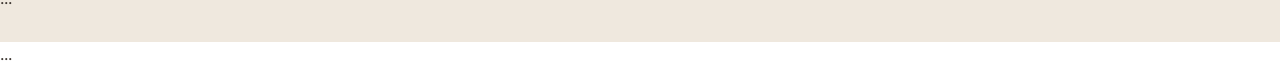
<file: o-kompanii.html>
<!DOCTYPE html>
<html lang="ru">
<head>
  <meta charset="UTF-8">
  <meta name="viewport" content="width=device-width, initial-scale=1.0">
  <title>О компании | Партнеры</title>
  <meta name="description" content="О компании Партнеры: миссия, ценности, команда, история в цифрах.">
  <link href="style.css?v=2" rel="stylesheet">
  <link href="https://fonts.googleapis.com/css2?family=Inter:wght@400;500;600&family=Playfair+Display:wght@400;500;600;700&display=swap" rel="stylesheet">
</head>
<body>
      <header class="header">
    <div class="container">
      <a href="/" class="logo">Партнёры</a>
      <nav class="nav">
        <a href="index.html">Главная</a>
        <a href="uslugi.html">Услуги</a>
        <a href="tarify.html">Тарифы</a>
        <a href="keisy.html">Кейсы</a>
        <a href="blog.html">Блог</a>
        <a href="o-kompanii.html">О компании</a>
        <a href="kontakty.html">Контакты</a>
      </nav>
      <div class="header-actions">
        <a href="tel:+74951234567" class="btn-call">+7 (495) 123-45-67</a>
        <div class="hamburger" onclick="toggleMenu()"><span></span><span></span><span></span></div>
      </div>
    </div>
  </header>


  <main>
    <section class="page-hero">
      <div class="container">
        <div class="breadcrumbs"><a href="index.html">Главная</a> / <span>О компании</span></div>
        <h1>О компании</h1>
      </div>
    </section>

    <section class="section">
      <div class="container">
        <h2>Наша миссия</h2>
        <p>Дать предпринимателям спокойствие и уверенность в завтрашнем дне, взяв на себя всю рутину по бухгалтерии, налогам и юридическим вопросам.</p>
        <div style="display: grid; grid-template-columns: repeat(auto-fit, minmax(180px, 1fr)); gap: 24px; margin-top: 40px;">
          <div class="benefit-card"><h3>Надёжность</h3><p>Работаем строго в рамках закона</p></div>
          <div class="benefit-card"><h3>Проактивность</h3><p>Предупреждаем риски заранее</p></div>
          <div class="benefit-card"><h3>Прозрачность</h3><p>Понятные отчёты и цены</p></div>
          <div class="benefit-card"><h3>Партнёрство</h3><p>Работаем на ваш результат</p></div>
        </div>
      </div>
    </section>

    <section class="section" style="background: var(--bg-light);">
      <div class="container">
        <h2>История в цифрах</h2>
        <div style="display: grid; grid-template-columns: repeat(auto-fit, minmax(160px, 1fr)); gap: 24px;">
          <div class="problem-card"><div style="font-size: 2rem; font-weight: 700; color: var(--accent-green);">2020</div><p>Основание компании</p></div>
          <div class="problem-card"><div style="font-size: 2rem; font-weight: 700; color: var(--accent-green);">100+</div><p>Довольных клиентов</p></div>
          <div class="problem-card"><div style="font-size: 2rem; font-weight: 700; color: var(--accent-green);">50 млн ₽</div><p>Сэкономлено клиентам</p></div>
          <div class="problem-card"><div style="font-size: 2rem; font-weight: 700; color: var(--accent-green);">15</div><p>Экспертов в команде</p></div>
        </div>
      </div>
    </section>

    <section class="section">
      <div class="container">
        <h2>Команда</h2>
        <div style="display: flex; gap: 24px; flex-wrap: wrap;">
          <div style="flex:1; min-width: 200px; text-align: center;">
            <div style="width: 100px; height: 100px; border-radius: 50%; background: var(--accent-green); margin: 0 auto 12px;"></div>
            <h3>Мария Иванова</h3>
            <p>Главный бухгалтер</p>
          </div>
          <div style="flex:1; min-width: 200px; text-align: center;">
            <div style="width: 100px; height: 100px; border-radius: 50%; background: var(--accent-terra); margin: 0 auto 12px;"></div>
            <h3>Алексей Петров</h3>
            <p>Руководитель юротдела</p>
          </div>
          <div style="flex:1; min-width: 200px; text-align: center;">
            <div style="width: 100px; height: 100px; border-radius: 50%; background: #87A878; margin: 0 auto 12px;"></div>
            <h3>Елена Соколова</h3>
            <p>Налоговый консультант</p>
          </div>
        </div>
      </div>
    </section>
  </main>
  <footer class="footer">...</footer>
  <div class="modal-overlay" id="modal-overlay">...</div>
  <script src="script.js?v=2"></script>
</body>
</html>
</file>
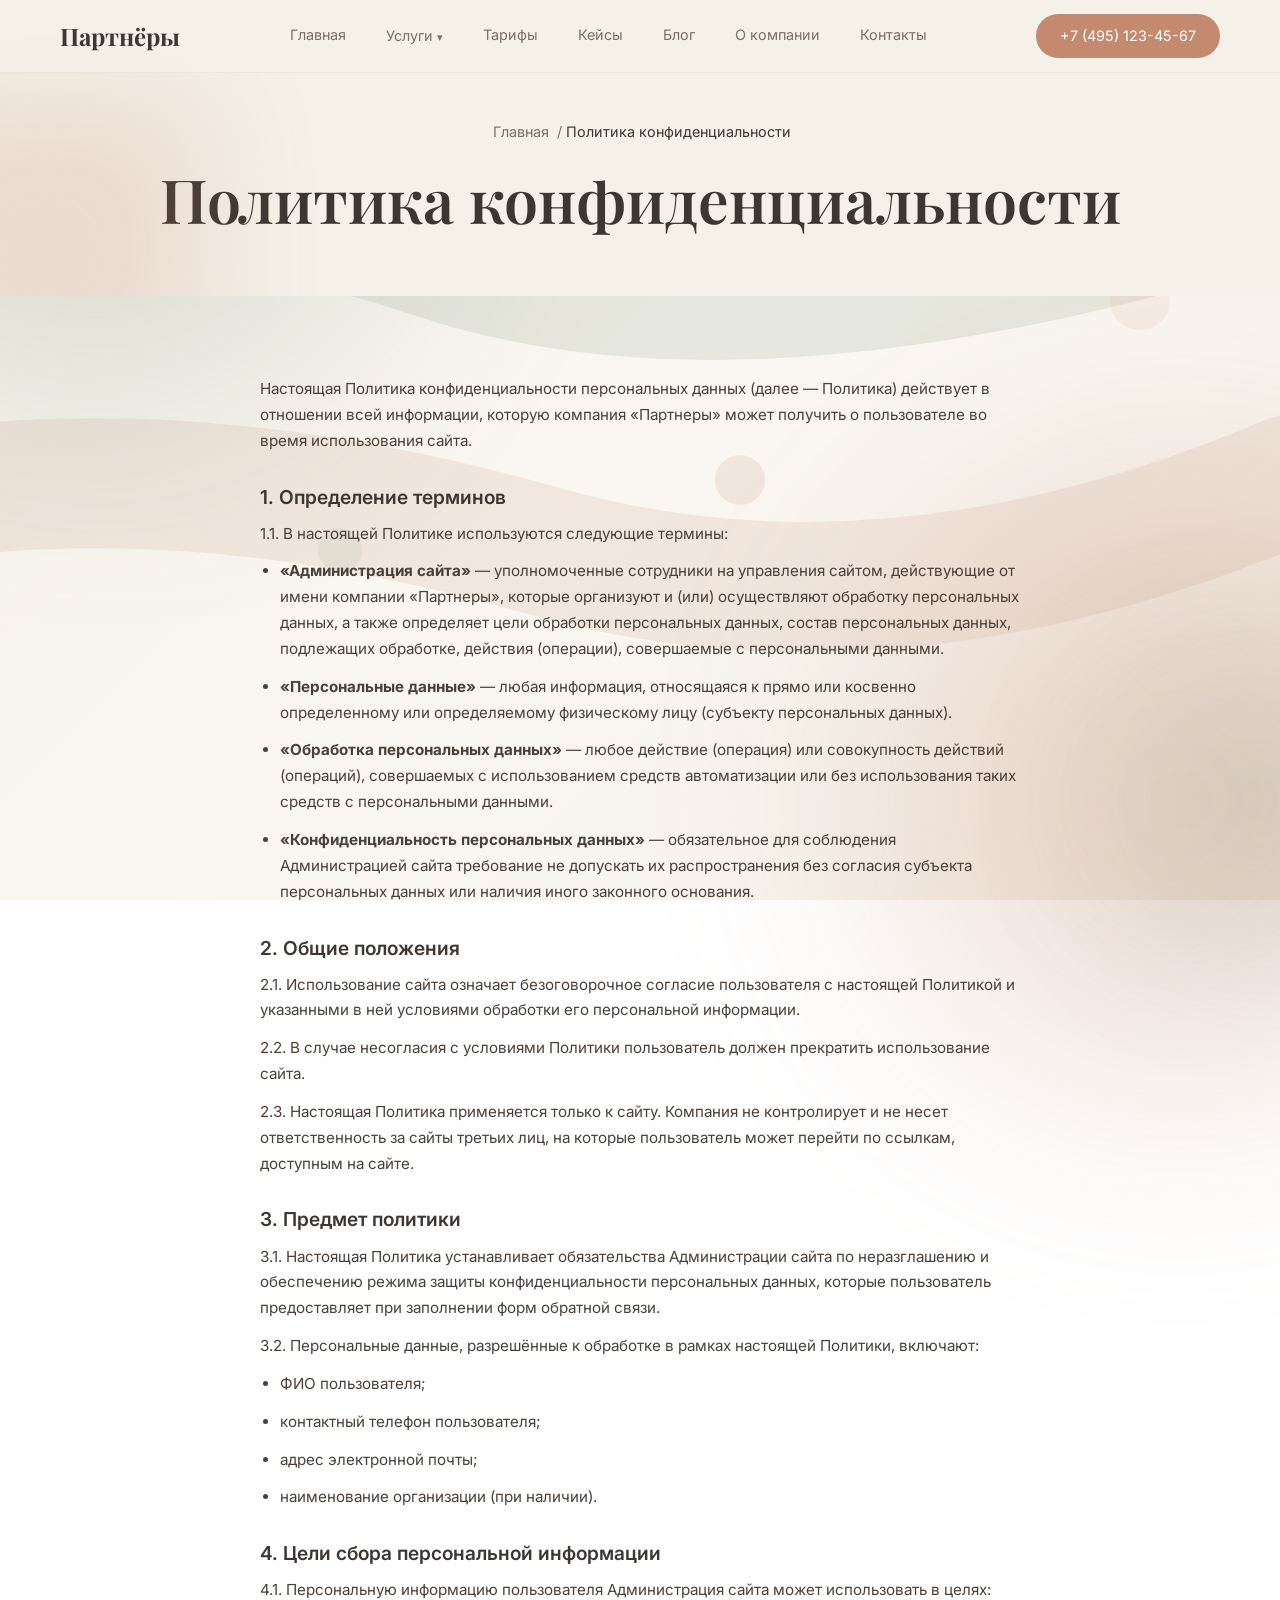
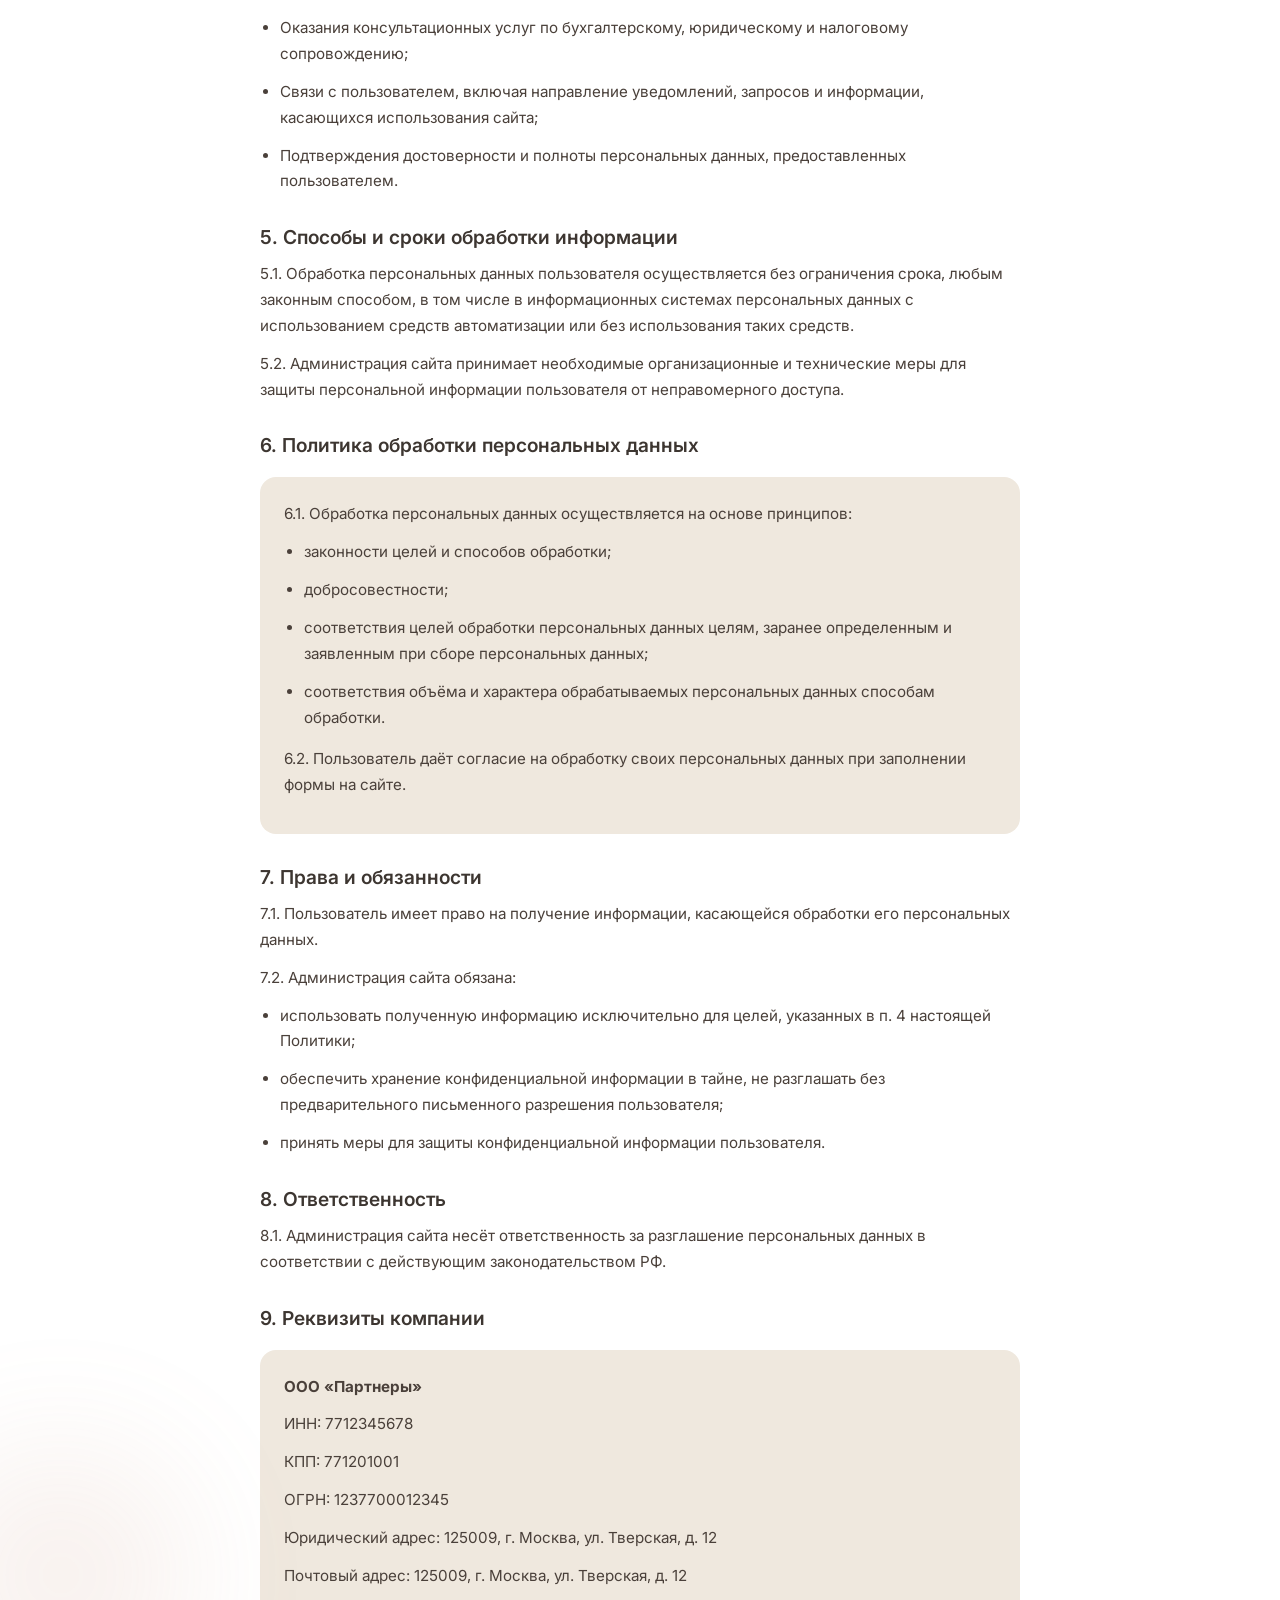
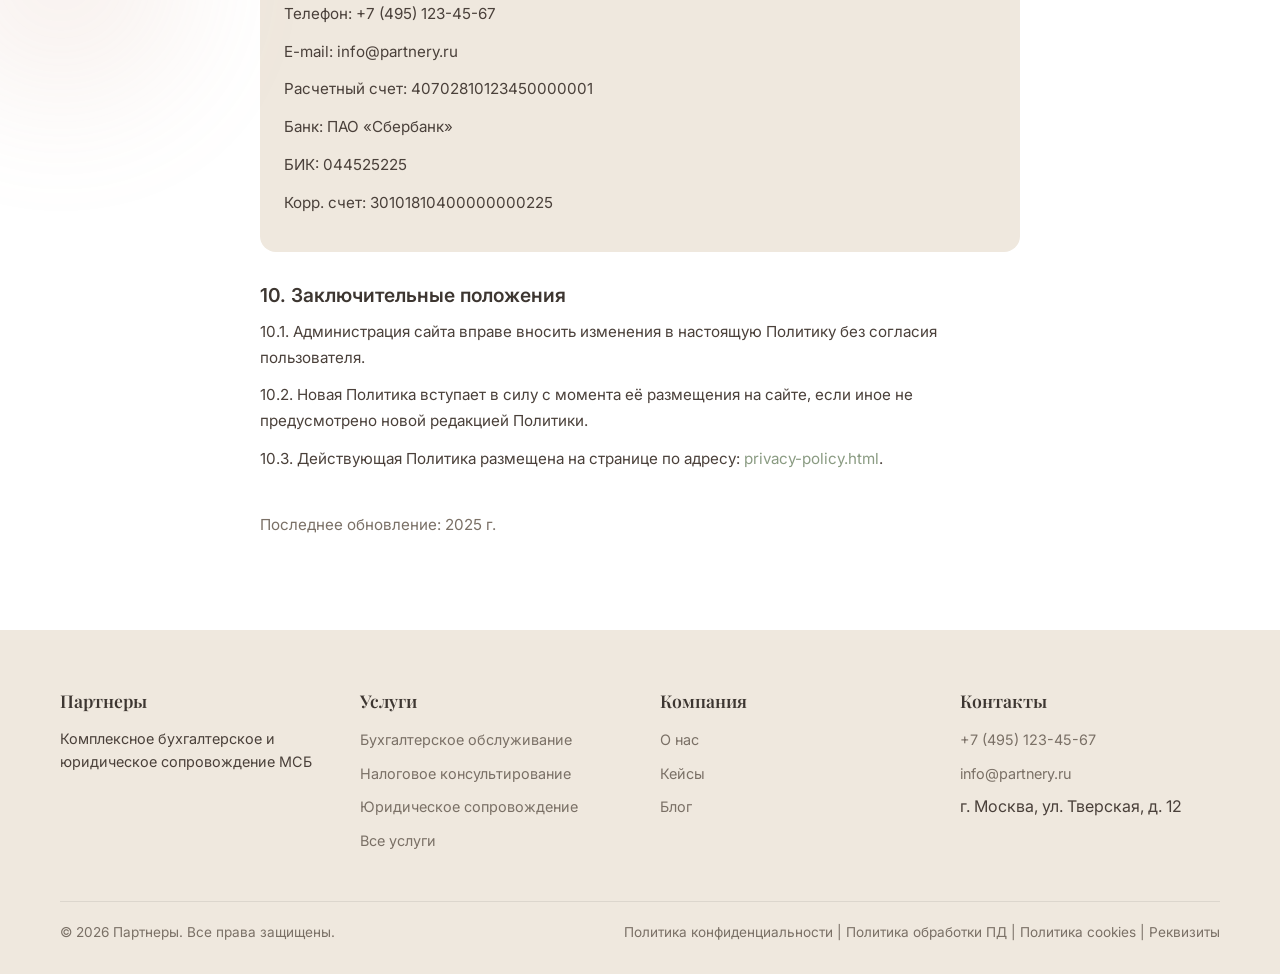
<file: privacy-policy.html>
<!DOCTYPE html>
<html lang="ru">
<head>
  <meta charset="UTF-8">
  <meta name="viewport" content="width=device-width, initial-scale=1.0">
  <title>Политика конфиденциальности | Партнеры</title>
  <meta name="description" content="Политика конфиденциальности компании Партнеры. Правовая информация об обработке персональных данных.">
  <link rel="preconnect" href="https://fonts.googleapis.com">
  <link rel="preconnect" href="https://fonts.gstatic.com" crossorigin>
  <link href="https://fonts.googleapis.com/css2?family=Inter:wght@400;500;600&family=Playfair+Display:wght@400;500;600;700&display=swap" rel="stylesheet">
  <link rel="stylesheet" href="style.css?v=3">
  <style>
    .policy-content {
      max-width: 800px;
      margin: 0 auto;
    }
    .policy-content h3 {
      font-family: 'Inter', sans-serif;
      font-weight: 600;
      margin-top: 32px;
      margin-bottom: 12px;
      font-size: 1.2rem;
    }
    .policy-content p, .policy-content li {
      font-size: 0.95rem;
      line-height: 1.7;
      margin-bottom: 12px;
    }
    .policy-content ul {
      padding-left: 20px;
      margin-bottom: 16px;
    }
    .policy-content .highlight-box {
      background: var(--bg-card);
      border-radius: 16px;
      padding: 24px;
      margin: 20px 0;
    }
    #requisites {
      scroll-margin-top: 100px;
    }
    #personal-data {
      scroll-margin-top: 100px;
    }
  </style>
</head>
<body>
  <!-- ШАПКА -->
  <header class="header">
    <div class="container">
      <a href="/" class="logo">Партнёры</a>
      <nav class="nav">
        <a href="index.html">Главная</a>
        <div class="nav-dropdown">
          <a href="uslugi.html" class="nav-dropdown-toggle">Услуги</a>
          <div class="nav-dropdown-menu">
            <a href="buhgalteria.html">Бухгалтерское обслуживание</a>
            <a href="nalogi.html">Налоговое консультирование</a>
            <a href="urisprudenciya.html">Юридическое сопровождение</a>
            <a href="uslugi.html">Все услуги</a>
          </div>
        </div>
        <a href="tarify.html">Тарифы</a>
        <a href="keisy.html">Кейсы</a>
        <a href="blog.html">Блог</a>
        <a href="o-kompanii.html">О компании</a>
        <a href="kontakty.html">Контакты</a>
      </nav>
      <div class="header-actions">
        <a href="tel:+74951234567" class="btn-call">+7 (495) 123-45-67</a>
        <div class="hamburger" onclick="toggleMenu()"><span></span><span></span><span></span></div>
      </div>
    </div>
  </header>

  <main>
    <section class="page-hero">
      <div class="container">
        <div class="breadcrumbs">
          <a href="index.html">Главная</a> / <span>Политика конфиденциальности</span>
        </div>
        <h1>Политика конфиденциальности</h1>
      </div>
    </section>

    <section class="section">
      <div class="container policy-content">
        <p>Настоящая Политика конфиденциальности персональных данных (далее — Политика) действует в отношении всей информации, которую компания «Партнеры» может получить о пользователе во время использования сайта.</p>

        <h3>1. Определение терминов</h3>
        <p>1.1. В настоящей Политике используются следующие термины:</p>
        <ul>
          <li><strong>«Администрация сайта»</strong> — уполномоченные сотрудники на управления сайтом, действующие от имени компании «Партнеры», которые организуют и (или) осуществляют обработку персональных данных, а также определяет цели обработки персональных данных, состав персональных данных, подлежащих обработке, действия (операции), совершаемые с персональными данными.</li>
          <li><strong>«Персональные данные»</strong> — любая информация, относящаяся к прямо или косвенно определенному или определяемому физическому лицу (субъекту персональных данных).</li>
          <li><strong>«Обработка персональных данных»</strong> — любое действие (операция) или совокупность действий (операций), совершаемых с использованием средств автоматизации или без использования таких средств с персональными данными.</li>
          <li><strong>«Конфиденциальность персональных данных»</strong> — обязательное для соблюдения Администрацией сайта требование не допускать их распространения без согласия субъекта персональных данных или наличия иного законного основания.</li>
        </ul>

        <h3>2. Общие положения</h3>
        <p>2.1. Использование сайта означает безоговорочное согласие пользователя с настоящей Политикой и указанными в ней условиями обработки его персональной информации.</p>
        <p>2.2. В случае несогласия с условиями Политики пользователь должен прекратить использование сайта.</p>
        <p>2.3. Настоящая Политика применяется только к сайту. Компания не контролирует и не несет ответственность за сайты третьих лиц, на которые пользователь может перейти по ссылкам, доступным на сайте.</p>
        
        <h3>3. Предмет политики</h3>
        <p>3.1. Настоящая Политика устанавливает обязательства Администрации сайта по неразглашению и обеспечению режима защиты конфиденциальности персональных данных, которые пользователь предоставляет при заполнении форм обратной связи.</p>
        <p>3.2. Персональные данные, разрешённые к обработке в рамках настоящей Политики, включают:</p>
        <ul>
          <li>ФИО пользователя;</li>
          <li>контактный телефон пользователя;</li>
          <li>адрес электронной почты;</li>
          <li>наименование организации (при наличии).</li>
        </ul>

        <h3>4. Цели сбора персональной информации</h3>
        <p>4.1. Персональную информацию пользователя Администрация сайта может использовать в целях:</p>
        <ul>
          <li>Оказания консультационных услуг по бухгалтерскому, юридическому и налоговому сопровождению;</li>
          <li>Связи с пользователем, включая направление уведомлений, запросов и информации, касающихся использования сайта;</li>
          <li>Подтверждения достоверности и полноты персональных данных, предоставленных пользователем.</li>
        </ul>

        <h3>5. Способы и сроки обработки информации</h3>
        <p>5.1. Обработка персональных данных пользователя осуществляется без ограничения срока, любым законным способом, в том числе в информационных системах персональных данных с использованием средств автоматизации или без использования таких средств.</p>
        <p>5.2. Администрация сайта принимает необходимые организационные и технические меры для защиты персональной информации пользователя от неправомерного доступа.</p>

        <h3 id="personal-data">6. Политика обработки персональных данных</h3>
        <div class="highlight-box">
          <p>6.1. Обработка персональных данных осуществляется на основе принципов:</p>
          <ul>
            <li>законности целей и способов обработки;</li>
            <li>добросовестности;</li>
            <li>соответствия целей обработки персональных данных целям, заранее определенным и заявленным при сборе персональных данных;</li>
            <li>соответствия объёма и характера обрабатываемых персональных данных способам обработки.</li>
          </ul>
          <p>6.2. Пользователь даёт согласие на обработку своих персональных данных при заполнении формы на сайте.</p>
        </div>

        <h3>7. Права и обязанности</h3>
        <p>7.1. Пользователь имеет право на получение информации, касающейся обработки его персональных данных.</p>
        <p>7.2. Администрация сайта обязана:</p>
        <ul>
          <li>использовать полученную информацию исключительно для целей, указанных в п. 4 настоящей Политики;</li>
          <li>обеспечить хранение конфиденциальной информации в тайне, не разглашать без предварительного письменного разрешения пользователя;</li>
          <li>принять меры для защиты конфиденциальной информации пользователя.</li>
        </ul>

        <h3>8. Ответственность</h3>
        <p>8.1. Администрация сайта несёт ответственность за разглашение персональных данных в соответствии с действующим законодательством РФ.</p>

        <h3 id="requisites">9. Реквизиты компании</h3>
        <div class="highlight-box">
          <p><strong>ООО «Партнеры»</strong></p>
          <p>ИНН: 7712345678</p>
          <p>КПП: 771201001</p>
          <p>ОГРН: 1237700012345</p>
          <p>Юридический адрес: 125009, г. Москва, ул. Тверская, д. 12</p>
          <p>Почтовый адрес: 125009, г. Москва, ул. Тверская, д. 12</p>
          <p>Телефон: +7 (495) 123-45-67</p>
          <p>E-mail: info@partnery.ru</p>
          <p>Расчетный счет: 40702810123450000001</p>
          <p>Банк: ПАО «Сбербанк»</p>
          <p>БИК: 044525225</p>
          <p>Корр. счет: 30101810400000000225</p>
        </div>

        <h3>10. Заключительные положения</h3>
        <p>10.1. Администрация сайта вправе вносить изменения в настоящую Политику без согласия пользователя.</p>
        <p>10.2. Новая Политика вступает в силу с момента её размещения на сайте, если иное не предусмотрено новой редакцией Политики.</p>
        <p>10.3. Действующая Политика размещена на странице по адресу: <a href="privacy-policy.html">privacy-policy.html</a>.</p>
        <p style="margin-top: 40px; color: var(--text-light);">Последнее обновление: 2025 г.</p>
      </div>
    </section>
  </main>

  <!-- ПОДВАЛ -->
  <footer class="footer">
    <div class="container">
      <div class="footer-grid">
        <div class="footer-col">
          <h4>Партнеры</h4>
          <p style="font-size: 0.9rem;">Комплексное бухгалтерское и юридическое сопровождение МСБ</p>
        </div>
        <div class="footer-col">
          <h4>Услуги</h4>
          <ul>
            <li><a href="buhgalteria.html">Бухгалтерское обслуживание</a></li>
            <li><a href="nalogi.html">Налоговое консультирование</a></li>
            <li><a href="urisprudenciya.html">Юридическое сопровождение</a></li>
            <li><a href="uslugi.html">Все услуги</a></li>
          </ul>
        </div>
        <div class="footer-col">
          <h4>Компания</h4>
          <ul>
            <li><a href="o-kompanii.html">О нас</a></li>
            <li><a href="keisy.html">Кейсы</a></li>
            <li><a href="blog.html">Блог</a></li>
          </ul>
        </div>
        <div class="footer-col">
          <h4>Контакты</h4>
          <ul>
            <li><a href="tel:+74951234567">+7 (495) 123-45-67</a></li>
            <li><a href="mailto:info@partnery.ru">info@partnery.ru</a></li>
            <li>г. Москва, ул. Тверская, д. 12</li>
          </ul>
        </div>
      </div>
      <div class="footer-bottom">
        <span>© 2026 Партнеры. Все права защищены.</span>
        <div>
          <a href="privacy-policy.html">Политика конфиденциальности</a> |
          <a href="privacy-policy.html#personal-data">Политика обработки ПД</a> |
          <a href="cookies-policy.html">Политика cookies</a> |
          <a href="privacy-policy.html#requisites">Реквизиты</a>
        </div>
      </div>
    </div>
  </footer>

  <script src="script.js?v=3"></script>
</body>
</html>
</file>
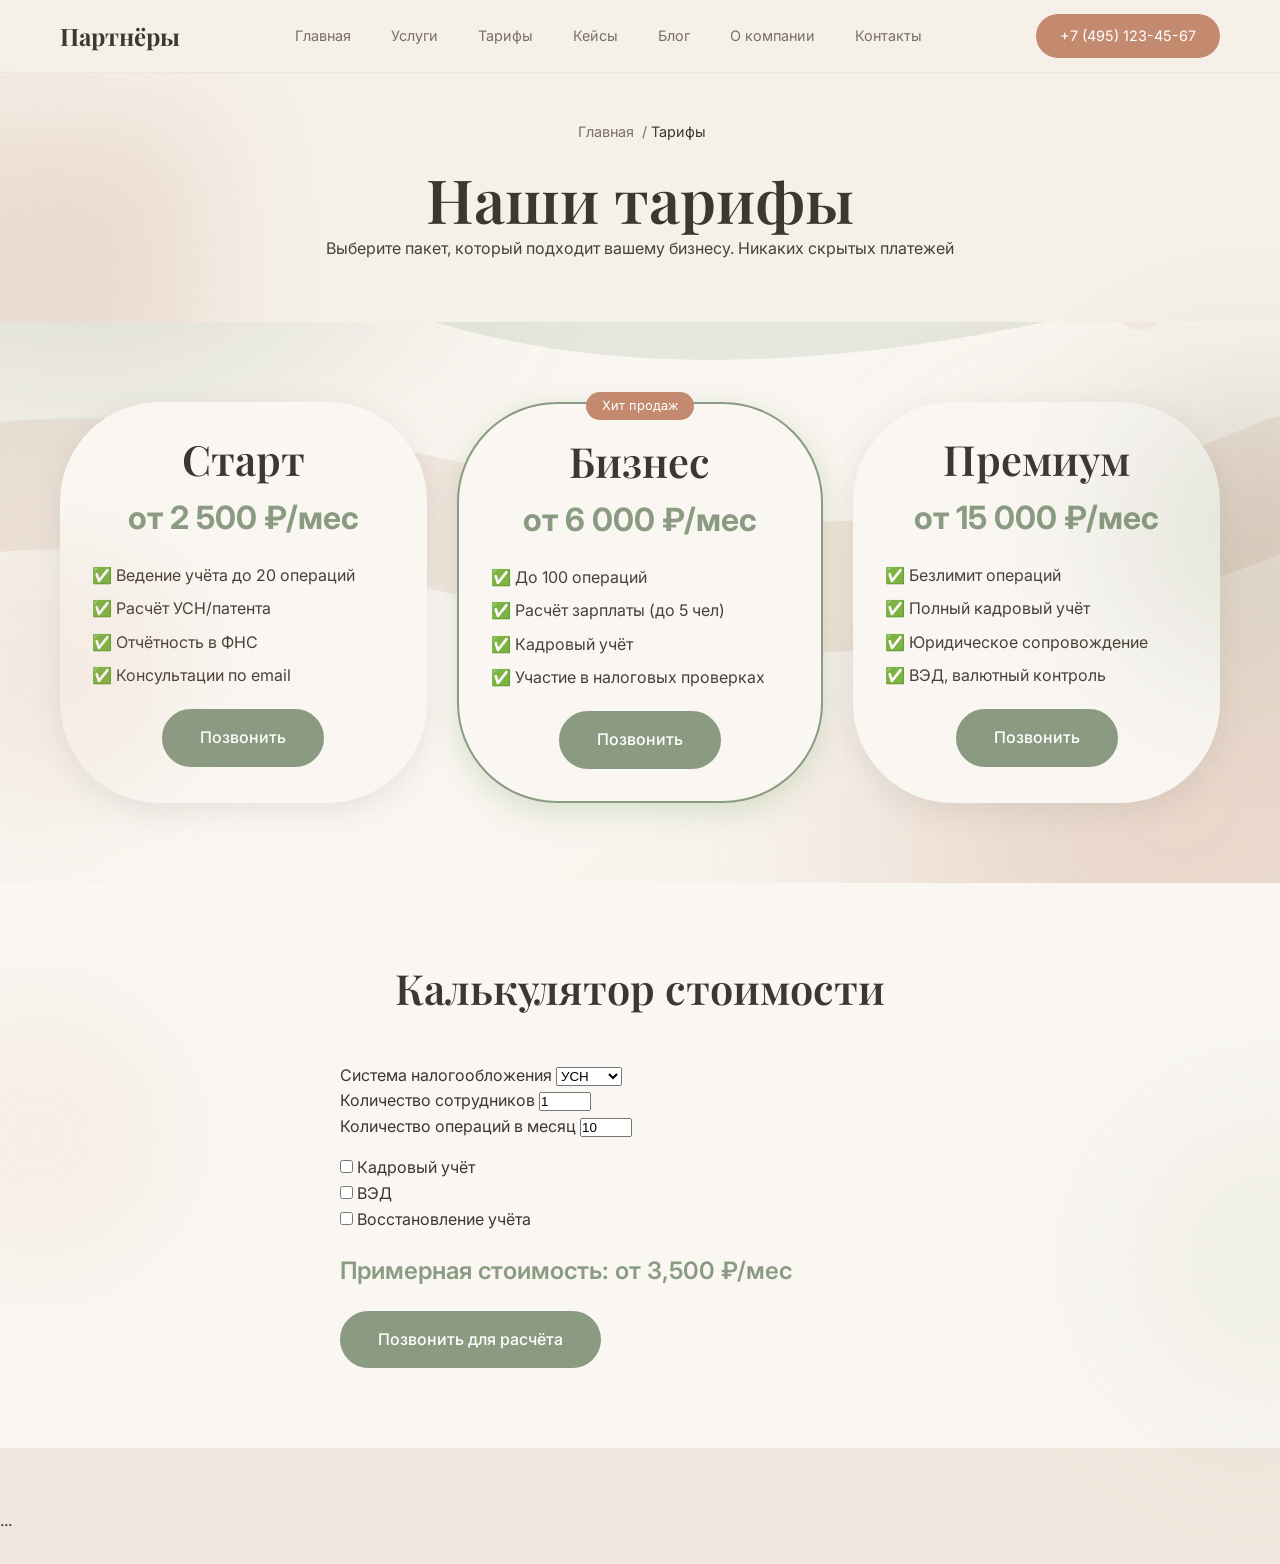
<file: tarify.html>
<!DOCTYPE html>
<html lang="ru">
<head>
  <meta charset="UTF-8">
  <meta name="viewport" content="width=device-width, initial-scale=1.0">
  <title>Тарифы | Партнеры</title>
  <meta name="description" content="Тарифы на бухгалтерское и юридическое сопровождение. Старт, Бизнес, Премиум. Прозрачные цены без скрытых платежей.">
  <link href="style.css?v=2" rel="stylesheet">
  <link href="https://fonts.googleapis.com/css2?family=Inter:wght@400;500;600&family=Playfair+Display:wght@400;500;600;700&display=swap" rel="stylesheet">
</head>
<body>
      <header class="header">
    <div class="container">
      <a href="/" class="logo">Партнёры</a>
      <nav class="nav">
        <a href="index.html">Главная</a>
        <a href="uslugi.html">Услуги</a>
        <a href="tarify.html">Тарифы</a>
        <a href="keisy.html">Кейсы</a>
        <a href="blog.html">Блог</a>
        <a href="o-kompanii.html">О компании</a>
        <a href="kontakty.html">Контакты</a>
      </nav>
      <div class="header-actions">
        <a href="tel:+74951234567" class="btn-call">+7 (495) 123-45-67</a>
        <div class="hamburger" onclick="toggleMenu()"><span></span><span></span><span></span></div>
      </div>
    </div>
  </header>


  <main>
    <section class="page-hero">
      <div class="container">
        <div class="breadcrumbs"><a href="index.html">Главная</a> / <span>Тарифы</span></div>
        <h1>Наши тарифы</h1>
        <p>Выберите пакет, который подходит вашему бизнесу. Никаких скрытых платежей</p>
      </div>
    </section>

    <section class="section">
      <div class="container">
        <div style="display: grid; grid-template-columns: repeat(auto-fit, minmax(280px, 1fr)); gap: 30px;">
          <!-- Тариф Старт -->
          <div class="benefit-card" style="text-align: center;">
            <h2 style="margin-bottom: 8px;">Старт</h2>
            <p style="font-size: 2rem; font-weight: 700; color: var(--accent-green);">от 2 500 ₽/мес</p>
            <ul style="list-style: none; margin: 20px 0; text-align: left;">
              <li style="margin-bottom: 8px;">✅ Ведение учёта до 20 операций</li>
              <li style="margin-bottom: 8px;">✅ Расчёт УСН/патента</li>
              <li style="margin-bottom: 8px;">✅ Отчётность в ФНС</li>
              <li style="margin-bottom: 8px;">✅ Консультации по email</li>
            </ul>
            <a href="tel:+74951234567" class="btn btn-primary">Позвонить</a>
          </div>
          <!-- Тариф Бизнес (выделенный) -->
          <div class="benefit-card" style="text-align: center; box-shadow: 0 8px 30px rgba(135,168,120,0.3); border: 2px solid var(--accent-green); position: relative;">
            <span style="position: absolute; top: -12px; left: 50%; transform: translateX(-50%); background: var(--accent-terra); color: #fff; padding: 4px 16px; border-radius: 20px; font-size: 0.8rem;">Хит продаж</span>
            <h2 style="margin-bottom: 8px;">Бизнес</h2>
            <p style="font-size: 2rem; font-weight: 700; color: var(--accent-green);">от 6 000 ₽/мес</p>
            <ul style="list-style: none; margin: 20px 0; text-align: left;">
              <li style="margin-bottom: 8px;">✅ До 100 операций</li>
              <li style="margin-bottom: 8px;">✅ Расчёт зарплаты (до 5 чел)</li>
              <li style="margin-bottom: 8px;">✅ Кадровый учёт</li>
              <li style="margin-bottom: 8px;">✅ Участие в налоговых проверках</li>
            </ul>
            <a href="tel:+74951234567" class="btn btn-primary">Позвонить</a>
          </div>
          <!-- Тариф Премиум -->
          <div class="benefit-card" style="text-align: center;">
            <h2 style="margin-bottom: 8px;">Премиум</h2>
            <p style="font-size: 2rem; font-weight: 700; color: var(--accent-green);">от 15 000 ₽/мес</p>
            <ul style="list-style: none; margin: 20px 0; text-align: left;">
              <li style="margin-bottom: 8px;">✅ Безлимит операций</li>
              <li style="margin-bottom: 8px;">✅ Полный кадровый учёт</li>
              <li style="margin-bottom: 8px;">✅ Юридическое сопровождение</li>
              <li style="margin-bottom: 8px;">✅ ВЭД, валютный контроль</li>
            </ul>
            <a href="tel:+74951234567" class="btn btn-primary">Позвонить</a>
          </div>
        </div>
      </div>
    </section>

    <section class="section" style="background: var(--bg-light);">
      <div class="container">
        <h2 class="section-title">Калькулятор стоимости</h2>
        <div style="max-width: 600px; margin: 0 auto;">
          <div class="form-group">
            <label>Система налогообложения</label>
            <select id="calc-tax">
              <option value="usn">УСН</option>
              <option value="osno">ОСНО</option>
              <option value="patent">Патент</option>
            </select>
          </div>
          <div class="form-group">
            <label>Количество сотрудников</label>
            <input type="number" id="calc-employees" value="1" min="0" max="100">
          </div>
          <div class="form-group">
            <label>Количество операций в месяц</label>
            <input type="number" id="calc-ops" value="10" min="0" max="500">
          </div>
          <div style="margin: 16px 0;">
            <label><input type="checkbox" id="calc-cadr"> Кадровый учёт</label><br>
            <label><input type="checkbox" id="calc-ved"> ВЭД</label><br>
            <label><input type="checkbox" id="calc-vosst"> Восстановление учёта</label>
          </div>
          <div style="font-size: 1.5rem; font-weight: 600; margin: 20px 0; color: var(--accent-green);" id="calc-result">Примерная стоимость: от 6 000 ₽/мес</div>
          <a href="tel:+74951234567" class="btn btn-primary">Позвонить для расчёта</a>
        </div>
      </div>
    </section>
  </main>
  <footer class="footer">...</footer>
  <!-- МОДАЛЬНЫЕ ОКНА (удалены) -->
  <script src="script.js?v=2"></script>
</body>
</html>
</file>
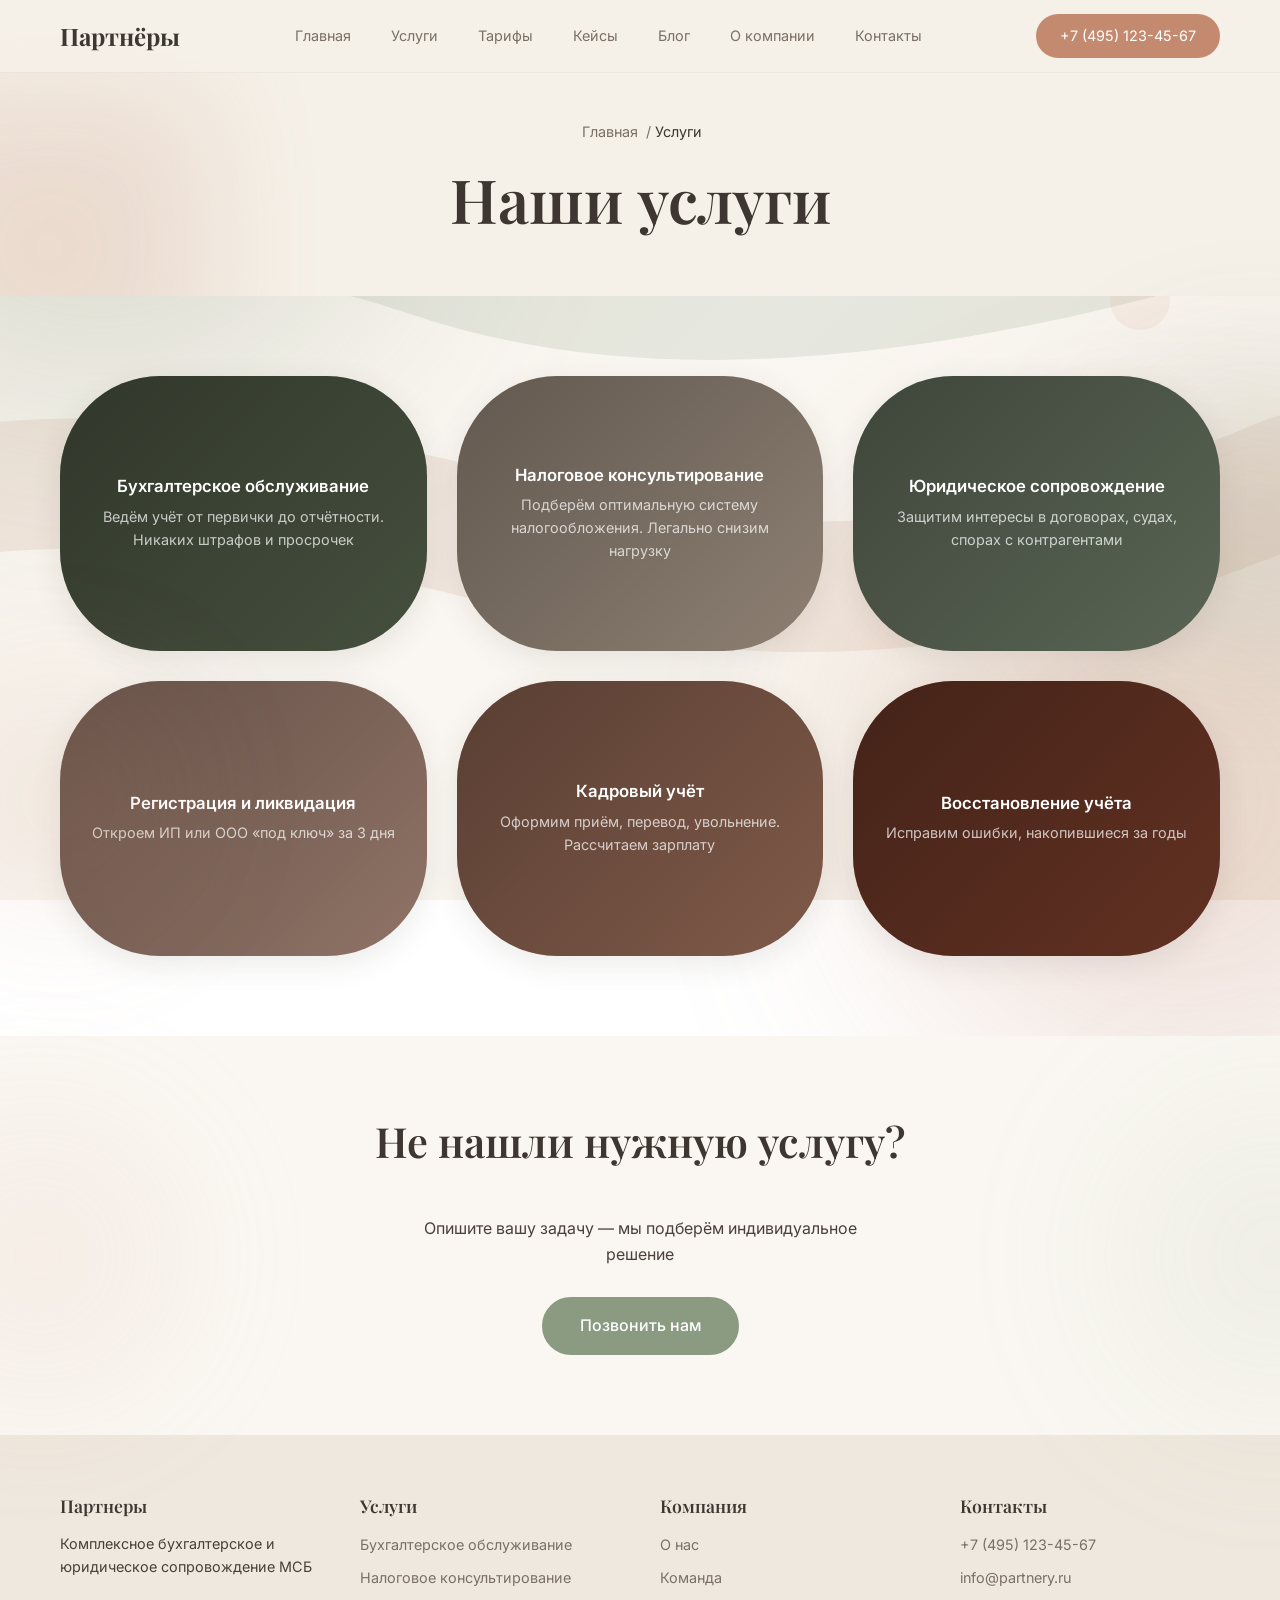
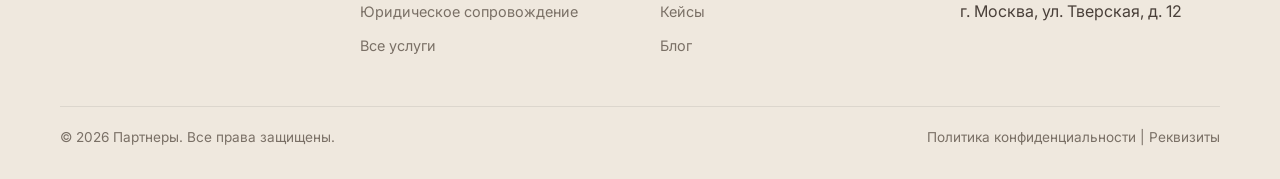
<file: urisprudenciya.html>
<!DOCTYPE html>
<html lang="ru">
<head>
  <meta charset="UTF-8">
  <meta name="viewport" content="width=device-width, initial-scale=1.0">
  <title>Услуги | Партнеры</title>
  <meta name="description" content="Полный перечень бухгалтерских и юридических услуг для малого и среднего бизнеса.">
  <link rel="preconnect" href="https://fonts.googleapis.com">
  <link rel="preconnect" href="https://fonts.gstatic.com" crossorigin>
  <link href="https://fonts.googleapis.com/css2?family=Inter:wght@400;500;600&family=Playfair+Display:wght@400;500;600;700&display=swap" rel="stylesheet">
  <link rel="stylesheet" href="style.css?v=2">
</head>
<body>
      <header class="header">
    <div class="container">
      <a href="/" class="logo">Партнёры</a>
      <nav class="nav">
        <a href="index.html">Главная</a>
        <a href="uslugi.html">Услуги</a>
        <a href="tarify.html">Тарифы</a>
        <a href="keisy.html">Кейсы</a>
        <a href="blog.html">Блог</a>
        <a href="o-kompanii.html">О компании</a>
        <a href="kontakty.html">Контакты</a>
      </nav>
      <div class="header-actions">
        <a href="tel:+74951234567" class="btn-call">+7 (495) 123-45-67</a>
        <div class="hamburger" onclick="toggleMenu()"><span></span><span></span><span></span></div>
      </div>
    </div>
  </header>

  <main>
    <section class="page-hero">
      <div class="container">
        <div class="breadcrumbs"><a href="index.html">Главная</a> / <span>Услуги</span></div>
        <h1>Наши услуги</h1>
      </div>
    </section>

    <section class="section">
      <div class="container">
        <div class="services-grid">
          <div class="service-card fade-in video-card">
            <video class="card-video" src="video/fon_kompleks/buh_obsl.mp4" muted loop playsinline autoplay></video>
            <div class="card-overlay"></div>
            <a href="buhgalteria.html" class="card-content">
              <h3>Бухгалтерское обслуживание</h3>
              <p>Ведём учёт от первички до отчётности. Никаких штрафов и просрочек</p>
            </a>
          </div>
          <div class="service-card fade-in video-card">
            <video class="card-video" src="video/fon_kompleks/buh_konsul.mp4" muted loop playsinline autoplay></video>
            <div class="card-overlay"></div>
            <a href="nalogi.html" class="card-content">
              <h3>Налоговое консультирование</h3>
              <p>Подберём оптимальную систему налогообложения. Легально снизим нагрузку</p>
            </a>
          </div>
          <div class="service-card fade-in video-card">
            <video class="card-video" src="video/fon_kompleks/buh_yursopr.mp4" muted loop playsinline autoplay></video>
            <div class="card-overlay"></div>
            <a href="urisprudenciya.html" class="card-content">
              <h3>Юридическое сопровождение</h3>
              <p>Защитим интересы в договорах, судах, спорах с контрагентами</p>
            </a>
          </div>
          <div class="service-card fade-in video-card">
            <video class="card-video" src="video/fon_kompleks/buh_reg.mp4" muted loop playsinline autoplay></video>
            <div class="card-overlay"></div>
            <div class="card-content">
              <h3>Регистрация и ликвидация</h3>
              <p>Откроем ИП или ООО «под ключ» за 3 дня</p>
            </div>
          </div>
          <div class="service-card fade-in video-card">
            <video class="card-video" src="video/fon_kompleks/buh_raschet.mp4" muted loop playsinline autoplay></video>
            <div class="card-overlay"></div>
            <div class="card-content">
              <h3>Кадровый учёт</h3>
              <p>Оформим приём, перевод, увольнение. Рассчитаем зарплату</p>
            </div>
          </div>
          <div class="service-card fade-in video-card">
            <video class="card-video" src="video/fon_kompleks/buh_vostanov.mp4" muted loop playsinline autoplay></video>
            <div class="card-overlay"></div>
            <div class="card-content">
              <h3>Восстановление учёта</h3>
              <p>Исправим ошибки, накопившиеся за годы</p>
            </div>
          </div>
        </div>
      </div>
    </section>

    <section class="section" style="background: var(--bg-light);">
      <div class="container" style="text-align: center;">
        <h2 class="section-title fade-in">Не нашли нужную услугу?</h2>
        <p style="max-width: 500px; margin: 0 auto 30px;">Опишите вашу задачу — мы подберём индивидуальное решение</p>
        <a href="tel:+74951234567" class="btn btn-primary">Позвонить нам</a>
      </div>
    </section>
  </main>

  <footer class="footer">
    <div class="container">
      <div class="footer-grid">
        <div class="footer-col">
          <h4>Партнеры</h4>
          <p style="font-size: 0.9rem;">Комплексное бухгалтерское и юридическое сопровождение МСБ</p>
        </div>
        <div class="footer-col">
          <h4>Услуги</h4>
          <ul>
            <li><a href="buhgalteria.html">Бухгалтерское обслуживание</a></li>
            <li><a href="nalogi.html">Налоговое консультирование</a></li>
            <li><a href="urisprudenciya.html">Юридическое сопровождение</a></li>
            <li><a href="uslugi.html">Все услуги</a></li>
          </ul>
        </div>
        <div class="footer-col">
          <h4>Компания</h4>
          <ul>
            <li><a href="o-kompanii.html">О нас</a></li>
            <li><a href="o-kompanii.html">Команда</a></li>
            <li><a href="keisy.html">Кейсы</a></li>
            <li><a href="blog.html">Блог</a></li>
          </ul>
        </div>
        <div class="footer-col">
          <h4>Контакты</h4>
          <ul>
            <li><a href="tel:+74951234567">+7 (495) 123-45-67</a></li>
            <li><a href="mailto:info@partnery.ru">info@partnery.ru</a></li>
            <li>г. Москва, ул. Тверская, д. 12</li>
          </ul>
        </div>
      </div>
      <div class="footer-bottom">
        <span>© 2026 Партнеры. Все права защищены.</span>
        <div><a href="#">Политика конфиденциальности</a> | <a href="#">Реквизиты</a></div>
      </div>
    </div>
  </footer>

  <!-- МОДАЛЬНЫЕ ОКНА (удалены) -->

  <script src="script.js?v=2"></script>
</body>
</html>
</file>
<file: style.css>
/* ============ RESET & БАЗА ============ */
*, *::before, *::after {
  margin: 0;
  padding: 0;
  box-sizing: border-box;
}

html {
  scroll-behavior: smooth;
}

body {
  font-family: 'Inter', sans-serif;
  font-weight: 400;
  line-height: 1.6;
  color: #3D3631;
  overflow-x: hidden;
  position: relative;
}

/* ============ ПАЛИТРА ============ */
:root {
  --bg: #F5F0E8;
  --bg-light: #FAF7F2;
  --bg-card: #EFE8DE;
  --accent-green-dark: #6B7A5F;
  --accent-green: #8A9B82;
  --accent-green-light: #A9B899;
  --accent-terra-light: #DDB19D;
  --accent-terra: #C48A70;
  --accent-terra-dark: #964C35;
  --accent-cream: #D9C4B0;
  --accent-beige: #E8D4BC;
  --accent-light-green: #9DAA92;
  --text-dark: #3D3631;
  --text-medium: #4A403A;
  --text-light: #7A7066;
  --shadow: 0 8px 30px rgba(61, 54, 49, 0.10);
  --radius-pill: 50px;
  --radius-card: 100px;
  --radius-btn: 100px;
  --radius-modal: 30px;
}

/* ============ ТИПОГРАФИКА ============ */
h1, h2, h3, h4, h5, h6 {
  font-family: 'Playfair Display', serif;
  font-weight: 600;
  line-height: 1.2;
  color: var(--text-dark);
}

h1 { font-size: clamp(2.2rem, 5vw, 3.8rem); }
h2 { font-size: clamp(1.8rem, 4vw, 2.6rem); margin-bottom: 1.5rem; }
h3 { font-size: clamp(1.2rem, 2.5vw, 1.6rem); font-weight: 500; }

p, li { font-size: 1rem; color: var(--text-medium); line-height: 1.6; }

a {
  color: var(--accent-green);
  text-decoration: none;
  transition: color 0.3s;
}
a:hover { color: var(--accent-terra); }

/* ============ УТИЛИТЫ ============ */
.container {
  max-width: 1200px;
  margin: 0 auto;
  padding: 0 20px;
}

.section {
  padding: 80px 0;
  position: relative;
}

.section-title {
  text-align: center;
  margin-bottom: 50px;
}

.btn {
  display: inline-block;
  padding: 14px 36px;
  border-radius: var(--radius-btn);
  font-family: 'Inter', sans-serif;
  font-weight: 500;
  font-size: 1rem;
  border: 2px solid transparent;
  cursor: pointer;
  transition: all 0.3s;
  text-align: center;
  text-decoration: none;
}

.btn-primary {
  background: var(--accent-green);
  color: #fff;
  border-color: var(--accent-green);
}
.btn-primary:hover {
  background: #78885d;
  border-color: #78885d;
  color: #fff;
  transform: translateY(-2px);
  box-shadow: var(--shadow);
}

.btn-secondary {
  background: transparent;
  color: var(--accent-terra);
  border: 2px solid var(--accent-terra);
}
.btn-secondary:hover {
  background: var(--accent-terra);
  color: #fff;
}

/* ============ АКВАРЕЛЬНЫЕ ПЯТНА (ФОН) ============ */
body::before,
body::after {
  content: '';
  position: fixed;
  width: 600px;
  height: 600px;
  border-radius: 50%;
  opacity: 0.25;
  filter: blur(120px);
  pointer-events: none;
  z-index: -1;
}

body::before {
  top: -200px;
  left: -200px;
  background: var(--accent-green);
}

body::after {
  bottom: -200px;
  right: -200px;
  background: var(--accent-terra);
}

/* Декоративные волны и капли на body */
body {
  background: linear-gradient(135deg, #F5F0E8 0%, #FAF7F2 50%, #F5F0E8 100%);
  background-attachment: fixed;
  background-image: 
    url("data:image/svg+xml,%3Csvg xmlns='http://www.w3.org/2000/svg' viewBox='0 0 1400 900'%3E%3Cpath d='M-100,200 Q200,150 500,250 T1300,200' stroke='%238A9B82' stroke-width='140' fill='none' opacity='0.18' stroke-linecap='round'/%3E%3Cpath d='M-50,500 Q250,450 600,550 T1350,480' stroke='%23C48A70' stroke-width='130' fill='none' opacity='0.15' stroke-linecap='round'/%3E%3Ccircle cx='150' cy='180' r='28' fill='%236B7A5F' opacity='0.16'/%3E%3Ccircle cx='350' cy='120' r='24' fill='%238A9B82' opacity='0.15'/%3E%3Ccircle cx='600' cy='250' r='32' fill='%238A9B82' opacity='0.17'/%3E%3Ccircle cx='900' cy='150' r='26' fill='%23C48A70' opacity='0.14'/%3E%3Ccircle cx='1200' cy='300' r='30' fill='%23DDB19D' opacity='0.15'/%3E%3Ccircle cx='400' cy='550' r='22' fill='%239DAA92' opacity='0.14'/%3E%3Ccircle cx='800' cy='480' r='25' fill='%23C48A70' opacity='0.15'/%3E%3C/svg%3E"), 
    linear-gradient(135deg, #F5F0E8 0%, #FAF7F2 50%, #F5F0E8 100%);
  background-attachment: fixed;
  background-position: center, center;
  background-size: cover, cover;
  background-repeat: no-repeat, no-repeat;
}

/* Дополнительные пятна на секциях */
.section {
  background-image: 
    url("data:image/svg+xml,%3Csvg xmlns='http://www.w3.org/2000/svg' viewBox='0 0 1200 700'%3E%3Cpath d='M-50,150 Q150,100 400,200 T1000,150' stroke='%238A9B82' stroke-width='120' fill='none' opacity='0.16' stroke-linecap='round'/%3E%3Cpath d='M0,350 Q250,300 550,400 T1200,350' stroke='%23C48A70' stroke-width='110' fill='none' opacity='0.14' stroke-linecap='round'/%3E%3Ccircle cx='120' cy='180' r='26' fill='%236B7A5F' opacity='0.14'/%3E%3Ccircle cx='350' cy='120' r='24' fill='%238A9B82' opacity='0.15'/%3E%3Ccircle cx='600' cy='250' r='28' fill='%23C48A70' opacity='0.16'/%3E%3Ccircle cx='850' cy='150' r='25' fill='%23DDB19D' opacity='0.13'/%3E%3Ccircle cx='1100' cy='320' r='27' fill='%238A9B82' opacity='0.15'/%3E%3Ccircle cx='250' cy='400' r='18' fill='%23DDB19D' opacity='0.12'/%3E%3Ccircle cx='750' cy='180' r='17' fill='%23C48A70' opacity='0.13'/%3E%3Ccircle cx='950' cy='450' r='20' fill='%238A9B82' opacity='0.14'/%3E%3C/svg%3E") no-repeat center;
  background-size: cover;
}

.section:nth-child(even)::before {
  content: '';
  position: absolute;
  width: 300px;
  height: 300px;
  border-radius: 50%;
  opacity: 0.15;
  filter: blur(80px);
  pointer-events: none;
  background: var(--accent-green-dark);
  top: 10%;
  right: -10%;
}

.section:nth-child(even)::after {
  content: '';
  position: absolute;
  width: 250px;
  height: 250px;
  border-radius: 50%;
  opacity: 0.12;
  filter: blur(70px);
  pointer-events: none;
  background: var(--accent-terra);
  bottom: 15%;
  left: -5%;
}

.section:nth-child(odd)::before {
  content: '';
  position: absolute;
  width: 280px;
  height: 280px;
  border-radius: 50%;
  opacity: 0.14;
  filter: blur(75px);
  pointer-events: none;
  background: var(--accent-terra-light);
  top: 20%;
  left: -8%;
}

.section:nth-child(odd)::after {
  content: '';
  position: absolute;
  width: 320px;
  height: 320px;
  border-radius: 50%;
  opacity: 0.13;
  filter: blur(85px);
  pointer-events: none;
  background: var(--accent-green-light);
  bottom: 5%;
  right: -12%;
}

/* ============ HEADER ============ */
.header {
  position: fixed;
  top: 0;
  left: 0;
  width: 100%;
  background: rgba(245, 240, 232, 0.9);
  backdrop-filter: blur(12px); transition: all 0.3s ease;
  z-index: 1000;
  border-bottom: 1px solid rgba(61,54,49,0.05);
}

.header .container {
  display: flex;
  align-items: center;
  justify-content: space-between;
  height: 72px;
}

.logo {
  font-family: 'Playfair Display', serif;
  font-weight: 700;
  font-size: 1.5rem;
  color: var(--text-dark);
  text-decoration: none;
}

.nav {
  display: flex;
  gap: 40px;  /* большое расстояние между пунктами */
}

.nav a {
  font-size: 0.9rem;
  color: var(--text-light);
  text-decoration: none;
  transition: color 0.3s;
  position: relative;
}

.nav a:hover, .nav a.active { color: var(--text-dark); }

.header-actions {
  display: flex;
  align-items: center;
  gap: 16px;
}

.header-phone {
  font-weight: 500;
  color: var(--text-dark);
  text-decoration: none;
  white-space: nowrap;
}

.btn-call {
  background: var(--accent-terra);
  color: #fff;
  border: none;
  padding: 10px 24px;
  border-radius: var(--radius-btn);
  font-size: 0.9rem;
  cursor: pointer;
  transition: background 0.3s;
}
.btn-call:hover { background: #b37656; }

/* Hamburger menu */
.hamburger { display: none; flex-direction: column; cursor: pointer; gap: 4px; }
.hamburger span { width: 24px; height: 2px; background: var(--text-dark); }

/* ============ FOOTER ============ */
.footer {
  background: var(--bg-card);
  padding: 60px 0 30px;
}

.footer-grid {
  display: grid;
  grid-template-columns: repeat(4, 1fr);
  gap: 40px;
  margin-bottom: 40px;
}

.footer-col h4 {
  font-family: 'Playfair Display', serif;
  font-weight: 600;
  font-size: 1.1rem;
  margin-bottom: 16px;
  color: var(--text-dark);
}

.footer-col ul { list-style: none; }
.footer-col li { margin-bottom: 8px; }
.footer-col a { color: var(--text-light); font-size: 0.9rem; }
.footer-col a:hover { color: var(--accent-green); }

.footer-bottom {
  border-top: 1px solid rgba(0,0,0,0.08);
  padding-top: 20px;
  display: flex;
  justify-content: space-between;
  flex-wrap: wrap;
  gap: 16px;
  font-size: 0.85rem;
  color: var(--text-light);
}
.footer-bottom a { color: var(--text-light); }

/* ============ HERO ============ */
.hero {
  min-height: 100vh;
  display: flex;
  align-items: center;
  padding: 120px 0 80px;
  position: relative;
  background: url("images/bg-main.png") no-repeat center center / cover;
  overflow: hidden;
}

.hero-content {
  max-width: 700px;
  position: relative;
  z-index: 1;
  text-align: center;  /* центровка контента */
  margin: 0 auto;
}

.hero h1 { margin-bottom: 24px; }
.hero p {
  font-size: 1.15rem;
  margin-bottom: 36px;
  color: var(--text-light);
}

.hero-actions {
  display: flex;
  gap: 16px;
  flex-wrap: wrap;
  justify-content: center;
}

/* ============ БЛОК ПРОБЛЕМ ============ */
.problems-grid {
  display: grid;
  grid-template-columns: repeat(auto-fit, minmax(240px, 1fr));
  gap: 24px;
}

.problem-card {
  background: var(--bg-card);
  border-radius: var(--radius-card);
  padding: 32px;
  transition: transform 0.3s, box-shadow 0.3s;
  cursor: default;
}
.problem-card:hover {
  transform: translateY(-4px);
  box-shadow: var(--shadow);
}

.problem-icon {
  width: 48px;
  height: 48px;
  margin-bottom: 16px;
  stroke: var(--accent-green);
  stroke-width: 1.5;
  fill: none;
}

.problem-card h3 {
  font-family: 'Inter', sans-serif;
  font-weight: 600;
  font-size: 1.1rem;
  margin-bottom: 8px;
}

/* ============ УСЛУГИ (капсулы-пилюли) ============ */
.services-grid {
  display: grid;
  grid-template-columns: repeat(3, 1fr);
  gap: 30px;
}

.service-card {
  border-radius: var(--radius-card);
  padding: 40px 24px;
  text-align: center;
  transition: transform 0.3s, box-shadow 0.3s;
  background: var(--accent-green);
  color: #fff;
  display: flex;
  flex-direction: column;
  align-items: center;
  box-shadow: var(--shadow);
  text-decoration: none;
}

.service-card:nth-child(1) {
  background: var(--accent-green-dark);
  color: #fff;
}

.service-card:nth-child(2) {
  background: var(--accent-cream);
  color: var(--text-dark);
}

.service-card:nth-child(3) {
  background: var(--accent-green);
  color: #fff;
}

.service-card:nth-child(4) {
  background: var(--accent-terra-light);
  color: var(--text-dark);
}

.service-card:nth-child(5) {
  background: var(--accent-terra);
  color: #fff;
}

.service-card:nth-child(6) {
  background: var(--accent-terra-dark);
  color: #fff;
}

.service-card:hover {
  transform: translateY(-6px);
  box-shadow: 0 12px 40px rgba(61,54,49,0.15);
}

.service-icon {
  width: 56px;
  height: 56px;
  margin: 0 auto 16px;
  display: block;
  stroke: currentColor;
  stroke-width: 1.8;
  fill: none;
  opacity: 0.9;
}

.service-card:nth-child(2) .service-icon,
.service-card:nth-child(5) .service-icon,
.service-card:nth-child(6) .service-icon {
  stroke: #6B7D73;
}

.service-card h3 {
  font-family: 'Inter', sans-serif;
  font-weight: 600;
  font-size: 1.05rem;
  margin-bottom: 8px;
  color: inherit;
}

.service-card p {
  font-size: 0.9rem;
  opacity: 0.85;
  color: inherit;
}

/* ============ КАК МЫ РАБОТАЕМ ============ */
.steps {
  display: flex;
  justify-content: center;
  gap: 40px;
  flex-wrap: wrap;
  position: relative;
}

.step {
  text-align: center;
  max-width: 200px;
}

.step-number {
  width: 70px;
  height: 70px;
  border-radius: 50%;
  background: var(--accent-green);
  color: #fff;
  display: flex;
  align-items: center;
  justify-content: center;
  line-height: 1;
  padding-bottom: 3px;
  font-family: 'Inter', sans-serif;
  font-weight: 700;
  font-size: 1.6rem;
  margin: 0 auto 16px;
}

.step h4 { font-family: 'Inter', sans-serif; font-weight: 600; margin-bottom: 8px; }
.step p { font-size: 0.9rem; }

/* ============ ПРЕИМУЩЕСТВА ============ */
.benefits-grid {
  display: grid;
  grid-template-columns: repeat(auto-fit, minmax(280px, 1fr));
  gap: 30px;
}

.benefit-card {
  background: var(--bg-light);
  border-radius: var(--radius-btn);
  padding: 32px;
  box-shadow: var(--shadow);
  transition: transform 0.3s;
}
.benefit-card:hover {
  transform: translateY(-3px);
}

.benefit-icon {
  width: 44px;
  height: 44px;
  margin-bottom: 14px;
  stroke: var(--accent-green);
  stroke-width: 1.5;
  fill: none;
}

.benefit-card h3 {
  font-family: 'Inter', sans-serif;
  font-weight: 600;
  margin-bottom: 8px;
}

/* ============ ДЛЯ КОГО ============ */
.segments-grid {
  display: grid;
  grid-template-columns: repeat(auto-fit, minmax(220px, 1fr));
  gap: 20px;
}

.segment-card {
  background: #fff;
  border-radius: var(--radius-btn);
  padding: 32px 24px;
  text-align: center;
  box-shadow: var(--shadow);
}

.segment-card h4 {
  color: var(--text-dark);
  font-weight: 600;
  font-size: 1.1rem;
  margin-bottom: 8px;
}

.segment-card p {
  color: var(--text-medium);
  font-size: 0.95rem;
}

.segment-icon {
  width: 48px;
  height: 48px;
  margin: 0 auto 12px;
  stroke: var(--accent-green);
  stroke-width: 1.5;
  fill: none;
}

/* ============ DROPDOWN МЕНЮ ============ */
.nav-dropdown {
  position: relative;
  display: inline-block;
}

.nav-dropdown-toggle {
  cursor: pointer;
}

.nav-dropdown-menu {
  display: none;
  position: absolute;
  top: 100%;
  left: 50%;
  transform: translateX(-50%);
  background: var(--bg);
  min-width: 220px;
  border-radius: 16px;
  box-shadow: var(--shadow);
  padding: 8px 0;
  z-index: 100;
  border: 1px solid rgba(61,54,49,0.08);
  margin-top: 8px;
}

.nav-dropdown-menu a {
  display: block;
  padding: 10px 20px;
  font-size: 0.88rem;
  color: var(--text-light);
  text-decoration: none;
  transition: background 0.2s, color 0.2s;
}

.nav-dropdown-menu a:hover {
  background: var(--bg-card);
  color: var(--text-dark);
}

.nav-dropdown:hover .nav-dropdown-menu {
  display: block;
}

/* Стрелка у пункта "Услуги" */
.nav-dropdown-toggle::after {
  content: '▾';
  display: inline-block;
  margin-left: 4px;
  font-size: 0.7rem;
  transition: transform 0.2s;
}

.nav-dropdown:hover .nav-dropdown-toggle::after {
  transform: rotate(180deg);
}

/* ============ КЕЙСЫ (Embla Carousel) ============ */
#cases {
  overflow: visible !important;
}

.embla {
  position: relative;
  max-width: 100%;
  margin: 0 auto;
}

.embla__viewport {
  overflow: hidden;
  width: 100%;
}

.embla__container {
  display: flex;
  gap: 24px;
  backface-visibility: hidden;
  will-change: transform;
}

.embla__slide {
  flex: 0 0 100%;
  min-width: 0;
}

.embla__controls {
  display: flex;
  justify-content: center;
  align-items: center;
  gap: 16px;
  margin-top: 24px;
}

.embla__btn {
  width: 40px;
  height: 40px;
  border-radius: 50%;
  background: var(--bg);
  border: none;
  box-shadow: var(--shadow);
  cursor: pointer;
  display: flex;
  align-items: center;
  justify-content: center;
  color: var(--accent-green-dark);
  transition: all 0.3s;
}

.embla__btn:hover {
  background: var(--accent-green);
  color: #fff;
}

.embla__btn:disabled {
  opacity: 0.3;
  cursor: default;
}

.embla__dots {
  display: flex;
  gap: 8px;
}

.embla__dot {
  width: 10px;
  height: 10px;
  border-radius: 50%;
  background: var(--accent-green);
  opacity: 0.4;
  border: none;
  cursor: pointer;
  transition: opacity 0.3s;
  padding: 0;
}

.embla__dot.is-active {
  opacity: 1;
  background: var(--accent-green-dark);
}

@media (min-width: 640px) {
  .embla__slide {
    flex: 0 0 calc(50% - 12px);
  }
}

@media (min-width: 1024px) {
  .embla__slide {
    flex: 0 0 calc(33.333% - 16px);
  }
}

.case-card {
  border-radius: 24px;
  padding: 24px;
  box-shadow: var(--shadow);
  transition: transform 0.3s;
  height: 100%;
  display: flex;
  flex-direction: column;
}
.case-card:hover { transform: translateY(-4px); }

/* Цвета карточек кейсов */
.case-card:nth-child(1) {
  background: var(--accent-green-dark);
  color: #fff;
}
.case-card:nth-child(2) {
  background: var(--accent-cream);
  color: var(--text-dark);
}
.case-card:nth-child(3) {
  background: var(--accent-terra);
  color: #fff;
}
.case-card:nth-child(4) {
  background: var(--accent-green);
  color: #fff;
}
.case-card:nth-child(5) {
  background: var(--accent-terra-light);
  color: var(--text-dark);
}
.case-card:nth-child(6) {
  background: var(--accent-terra-dark);
  color: #fff;
}

.case-card h3 {
  margin-bottom: 6px;
  font-size: 1.1rem;
  color: inherit;
}
.case-card p {
  font-size: 0.9rem;
  color: inherit;
  opacity: 0.85;
}
.case-card .result {
  font-size: 1.2rem;
  font-weight: 700;
  margin: 10px 0;
  color: inherit;
  opacity: 0.9;
}
.case-card a {
  font-size: 0.9rem;
  color: inherit;
  opacity: 0.8;
  text-decoration: underline;
}
.case-card a:hover {
  opacity: 1;
}

/* ============ ФИНАЛЬНЫЙ CTA ============ */
.cta-block {
  background: linear-gradient(135deg, rgba(138,154,130,0.2), rgba(196,138,112,0.2));
  border-radius: var(--radius-card);
  padding: 60px;
  text-align: center;
  position: relative;
  overflow: hidden;
}

.cta-block::before {
  content: '';
  position: absolute;
  width: 300px;
  height: 300px;
  border-radius: 50%;
  top: -80px;
  right: -80px;
  background: var(--accent-green);
  opacity: 0.3;
  filter: blur(80px);
}

/* .cta-form removed */

/* ============ СТРАНИЦЫ ============ */
.page-hero {
  padding: 120px 0 60px;
  text-align: center;
  background: var(--bg);
  position: relative;
  overflow: hidden;
}

.page-hero::after {
  content: '';
  position: absolute;
  width: 300px;
  height: 300px;
  bottom: -100px;
  left: -100px;
  background: var(--accent-terra);
  opacity: 0.2;
  filter: blur(60px);
}

.breadcrumbs {
  margin-bottom: 20px;
  font-size: 0.9rem;
  color: var(--text-light);
}

.breadcrumbs a { color: var(--text-light); margin: 0 4px; }
.breadcrumbs span { color: var(--text-dark); }

/* ============ ФОРМЫ (удалены) =============
  Формы сбора конфиденциальной информации удалены со всех страниц
  ========================================== */

/* ============ МОДАЛЬНЫЕ ОКНА (удалены) ============ */

/* ============ АНИМАЦИИ ============ */
.fade-in {
  opacity: 0;
  transform: translateY(30px);
  transition: opacity 0.6s ease, transform 0.6s ease;
}

.fade-in.visible {
  opacity: 1;
  transform: translateY(0);
}

/* ============ АДАПТИВ ============ */
@media (max-width: 768px) {
  .nav {
    display: none;
    flex-direction: column;
    position: absolute;
    top: 72px;
    left: 0;
    width: 100%;
    background: var(--bg);
    padding: 20px;
    box-shadow: 0 10px 20px rgba(0,0,0,0.05);
  }
  .nav.open { display: flex; }
  .hamburger { display: flex; }
  .nav {
    display: none;
    flex-direction: column;
    position: absolute;
    top: 72px;
    left: 0;
    width: 100%;
    background: var(--bg);
    padding: 20px;
    box-shadow: 0 10px 20px rgba(0,0,0,0.05);
  }
  .nav.open { display: flex; }
  .hamburger { display: flex; }
  
  .hero-actions { flex-direction: column; align-items: stretch; }
  .footer-grid { grid-template-columns: 1fr 1fr; }
  .cta-block { padding: 40px 20px; }
  .services-grid { grid-template-columns: 1fr 1fr; }
  .hero-content { text-align: left; }
  
  /* На планшетах 2 колонки для услуг */
  .services-grid { grid-template-columns: 1fr 1fr; }
  
  /* Video cards на мобильных: убираем aspect-ratio, ставим min-height */
  .video-card {
    aspect-ratio: auto;
    min-height: 220px;
  }
  .video-card .card-video {
    width: 100%;
    height: 100%;
    object-fit: cover;
  }
  .card-content {
    padding: 20px 16px;
  }
  .card-content h3 {
    font-size: 1rem;
  }
  .card-content p {
    font-size: 0.85rem;
  }
  
  /* Проблемы — в 1 колонку */
  .problems-grid {
    grid-template-columns: 1fr;
  }
  
  /* Шаги — колонкой */
  .steps {
    flex-direction: column;
    align-items: center;
  }
  
  /* Преимущества — в 1 колонку */
  .benefits-grid {
    grid-template-columns: 1fr;
  }
  
  /* Сегменты — в 1 колонку */
  .segments-grid {
    grid-template-columns: 1fr;
  }
  
  /* Секции */
  .section {
    padding: 60px 0;
  }
  .container {
    padding: 0 16px;
  }
  
  /* Header */
  .header .container {
    height: 60px;
  }
  .logo {
    font-size: 1.2rem;
  }
  .header-phone {
    display: none;
  }
  .btn-call {
    padding: 8px 16px;
    font-size: 0.8rem;
  }
  .page-hero {
    padding: 100px 0 40px;
  }
}

/* Дополнительная оптимизация для планшетов */
@media (min-width: 376px) and (max-width: 480px) {
  .services-grid { grid-template-columns: 1fr; }
}

@media (max-width: 375px) {
  .btn { width: 100%; }
  .footer-grid { grid-template-columns: 1fr; }
  .services-grid { grid-template-columns: 1fr; }
  .modal { padding: 24px; }
  
  /* Video cards на телефонах */
  .video-card {
    min-height: 180px;
  }
  .service-card {
    padding: 24px 16px;
    border-radius: 24px;
  }
  h1 { font-size: clamp(1.8rem, 6vw, 2.2rem); }
  h2 { font-size: clamp(1.4rem, 5vw, 1.8rem); }
  h3 { font-size: clamp(1rem, 4vw, 1.2rem); }
  
  .hero {
    padding: 100px 0 60px;
    background-size: cover;
    background-position: center 30%;
  }
  .problem-card,
  .benefit-card,
  .segment-card {
    padding: 24px 16px;
    border-radius: 24px;
  }
  .cta-block {
    padding: 32px 16px;
    border-radius: 24px;
  }
  .cta-block h2 {
    font-size: 1.4rem;
  }
  .footer {
    padding: 40px 0 20px;
  }
}

/* ============ ВИДЕО-ФОН КАРТОЧЕК УСЛУГ ============ */
.video-card {
  position: relative;
  overflow: hidden;
  aspect-ratio: 4 / 3;
  display: flex;
  align-items: center;
  justify-content: center;
}

.card-video {
  position: absolute;
  top: 50%;
  left: 50%;
  min-width: 100%;
  min-height: 100%;
  width: auto;
  height: auto;
  transform: translate(-50%, -50%);
  object-fit: cover;
  z-index: 0;
  pointer-events: none;
}

.card-overlay {
  position: absolute;
  top: 0;
  left: 0;
  width: 100%;
  height: 100%;
  background: linear-gradient(135deg, rgba(0,0,0,0.55) 0%, rgba(0,0,0,0.35) 100%);
  z-index: 1;
}

.card-content {
  position: relative;
  z-index: 2;
  display: flex;
  flex-direction: column;
  align-items: center;
  width: 100%;
  text-decoration: none;
  color: #fff;
}

.card-content:hover {
  color: #fff;
}

.video-card .service-icon {
  stroke: #fff !important;
}

.video-card p {
  color: rgba(255,255,255,0.85);
}

/* ============ ЭФФЕКТ ШАПКИ ПРИ НАВЕДЕНИИ ============ */
.header {
  transition: all 0.3s ease;
}

.header:hover {
  background: rgba(245, 240, 232, 0.98);
  box-shadow: 0 4px 20px rgba(61, 54, 49, 0.08);
}

.header:hover .container {
  height: 80px;
}
</file>
